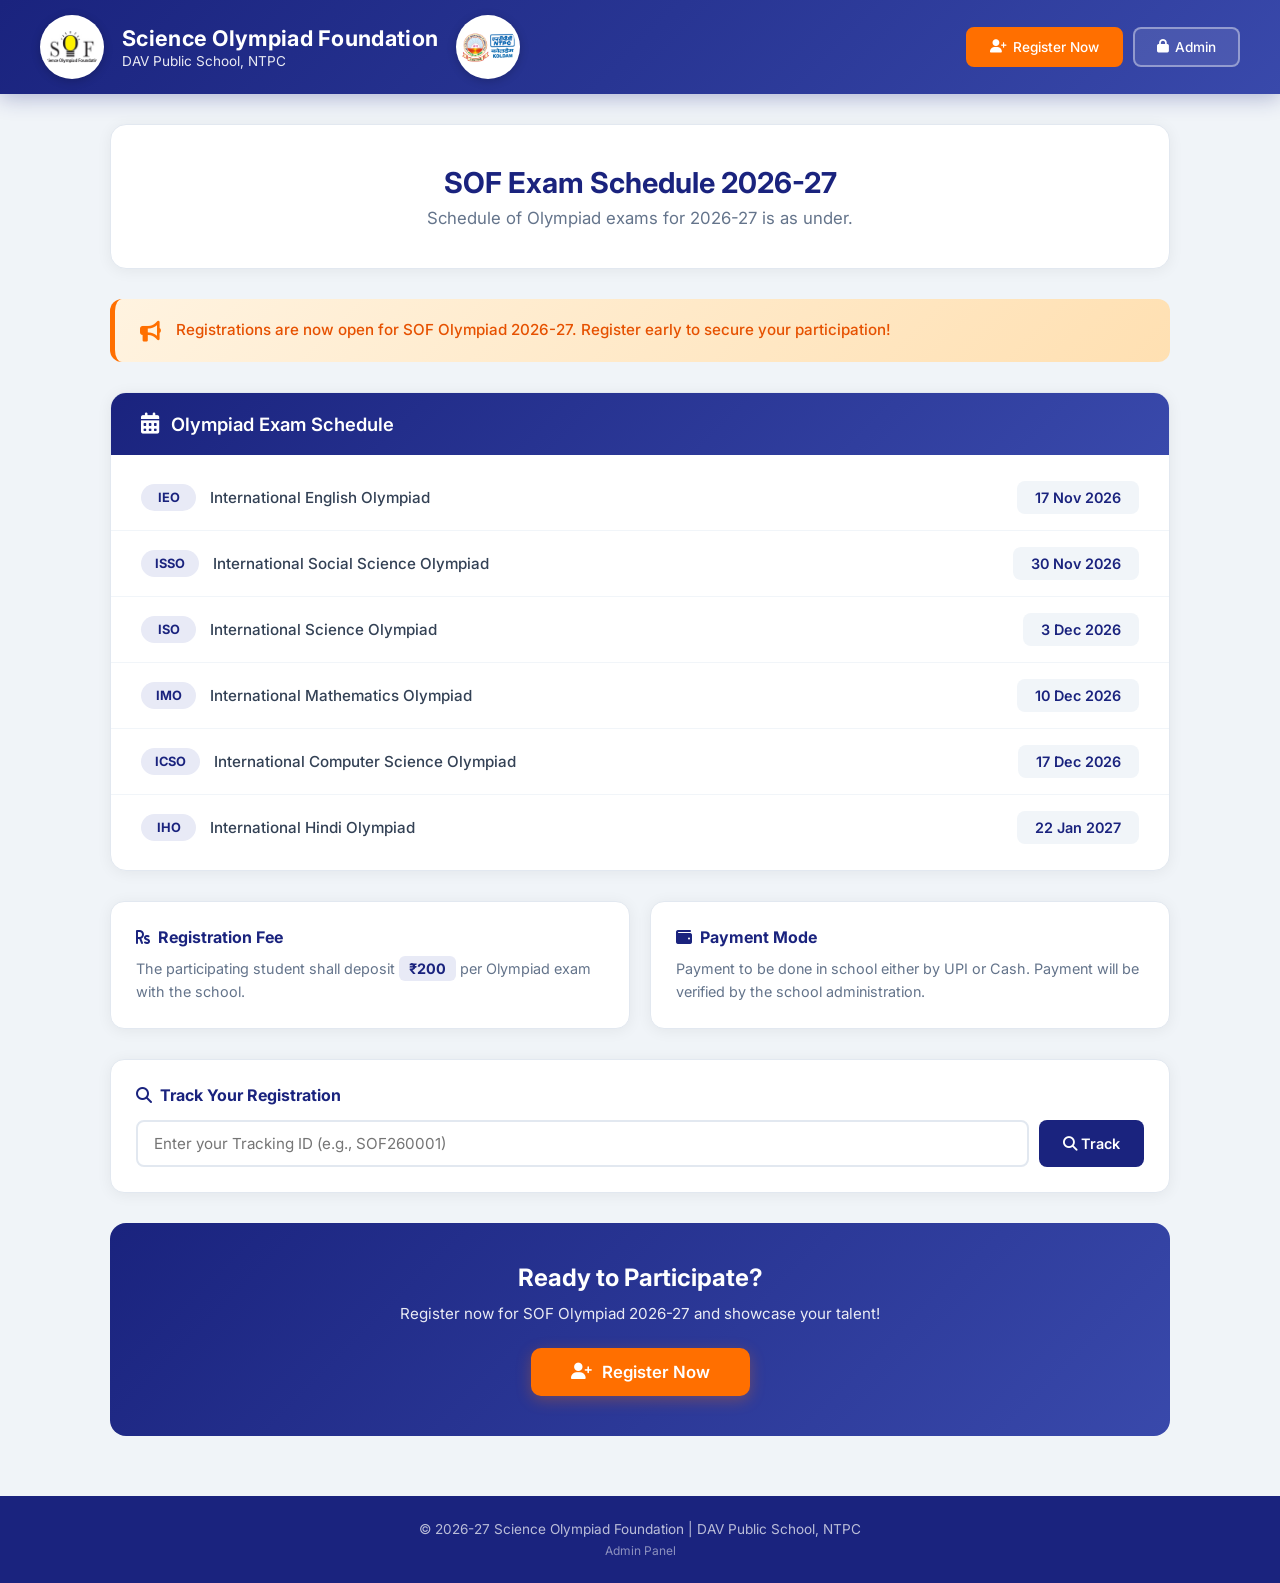
<file: index.html>
<!DOCTYPE html>
<html lang="en">
<head>
  <meta charset="UTF-8">
  <meta name="viewport" content="width=device-width, initial-scale=1.0">
  <title>SOF Olympiad 2026-27 | DAV NTPC</title>
  <link rel="stylesheet" href="css/style.css">
  <link rel="stylesheet" href="https://cdnjs.cloudflare.com/ajax/libs/font-awesome/6.4.0/css/all.min.css">
</head>
<body>

  <!-- Header -->
  <header class="header">
    <div class="header-top">
      <div class="logo-section">
        <img src="images/sof-logo.png" alt="SOF Logo"
             onerror="this.src='data:image/svg+xml,<svg xmlns=%22http://www.w3.org/2000/svg%22 width=%2264%22 height=%2264%22><rect fill=%22%23e8eaf6%22 width=%2264%22 height=%2264%22 rx=%2232%22/><text x=%2232%22 y=%2238%22 text-anchor=%22middle%22 fill=%22%231a237e%22 font-size=%2216%22 font-weight=%22bold%22 font-family=%22Arial%22>SOF</text></svg>'">
        <div class="header-text">
          <h1>Science Olympiad Foundation</h1>
          <p id="schoolNameHeader">DAV Public School, NTPC</p>
        </div>
        <img src="images/dav-logo.png" alt="DAV Logo"
             onerror="this.src='data:image/svg+xml,<svg xmlns=%22http://www.w3.org/2000/svg%22 width=%2264%22 height=%2264%22><rect fill=%22%23e8eaf6%22 width=%2264%22 height=%2264%22 rx=%2232%22/><text x=%2232%22 y=%2235%22 text-anchor=%22middle%22 fill=%22%231a237e%22 font-size=%2212%22 font-weight=%22bold%22 font-family=%22Arial%22>DAV</text><text x=%2232%22 y=%2250%22 text-anchor=%22middle%22 fill=%22%231a237e%22 font-size=%2210%22 font-family=%22Arial%22>NTPC</text></svg>'">
      </div>
      <div class="header-nav">
        <a class="nav-btn primary" href="register.html">
          <i class="fas fa-user-plus"></i> Register Now
        </a>
        <a class="nav-btn" href="admin.html">
          <i class="fas fa-lock"></i> Admin
        </a>
      </div>
    </div>
  </header>

  <div class="container">
    <div class="hero">
      <h2 id="heroTitle">SOF Exam Schedule 2026-27</h2>
      <p id="heroSubtitle">Schedule of Olympiad exams for 2026-27 is as under.</p>
    </div>

    <div class="announcement">
      <i class="fas fa-bullhorn"></i>
      <p id="announcementText">Registrations are now open for SOF Olympiad 2026-27. Register early to secure your participation!</p>
    </div>

    <div class="schedule-section">
      <div class="schedule-header">
        <i class="fas fa-calendar-alt"></i>
        <h3>Olympiad Exam Schedule</h3>
      </div>
      <div class="schedule-list">
        <div class="schedule-item">
          <div class="exam-info"><span class="exam-badge">IEO</span><span class="exam-name">International English Olympiad</span></div>
          <span class="exam-date" id="ieoDate">17 Nov 2026</span>
        </div>
        <div class="schedule-item">
          <div class="exam-info"><span class="exam-badge">ISSO</span><span class="exam-name">International Social Science Olympiad</span></div>
          <span class="exam-date" id="issoDate">30 Nov 2026</span>
        </div>
        <div class="schedule-item">
          <div class="exam-info"><span class="exam-badge">ISO</span><span class="exam-name">International Science Olympiad</span></div>
          <span class="exam-date" id="isoDate">3 Dec 2026</span>
        </div>
        <div class="schedule-item">
          <div class="exam-info"><span class="exam-badge">IMO</span><span class="exam-name">International Mathematics Olympiad</span></div>
          <span class="exam-date" id="imoDate">10 Dec 2026</span>
        </div>
        <div class="schedule-item">
          <div class="exam-info"><span class="exam-badge">ICSO</span><span class="exam-name">International Computer Science Olympiad</span></div>
          <span class="exam-date" id="icsoDate">17 Dec 2026</span>
        </div>
        <div class="schedule-item">
          <div class="exam-info"><span class="exam-badge">IHO</span><span class="exam-name">International Hindi Olympiad</span></div>
          <span class="exam-date" id="ihoDate">22 Jan 2027</span>
        </div>
      </div>
    </div>

    <div class="info-cards">
      <div class="info-card">
        <h4><i class="fas fa-rupee-sign"></i> Registration Fee</h4>
        <p id="feeNoteText">The participating student shall deposit <span class="fee-highlight">₹200</span> per Olympiad exam with the school.</p>
      </div>
      <div class="info-card">
        <h4><i class="fas fa-wallet"></i> Payment Mode</h4>
        <p id="paymentInstructionText">Payment to be done in school either by UPI or Cash. Payment will be verified by the school administration.</p>
      </div>
    </div>

    <!-- Track Registration with Receipt -->
    <div class="track-section">
      <h4><i class="fas fa-search"></i> Track Your Registration</h4>
      <div class="track-form">
        <input type="text" id="trackInput" placeholder="Enter your Tracking ID (e.g., SOF260001)">
        <button onclick="trackRegistration()" id="trackBtn"><i class="fas fa-search"></i> Track</button>
      </div>
      <div class="track-result" id="trackResult"></div>
    </div>

    <div class="cta-section">
      <h3>Ready to Participate?</h3>
      <p>Register now for SOF Olympiad 2026-27 and showcase your talent!</p>
      <a class="cta-btn" href="register.html"><i class="fas fa-user-plus"></i> Register Now</a>
    </div>
  </div>

  <footer class="footer">
    <p>© 2026-27 Science Olympiad Foundation | DAV Public School, NTPC</p>
    <p style="margin-top:5px"><a href="admin.html">Admin Panel</a></p>
  </footer>

  <!-- Receipt Modal (for student tracking) -->
  <div class="receipt-modal-overlay" id="studentReceiptModal">
    <div class="receipt-modal">
      <div class="receipt-modal-header">
        <h3><i class="fas fa-receipt"></i> Payment Receipt</h3>
        <button class="receipt-modal-close" onclick="document.getElementById('studentReceiptModal').classList.remove('show')">&times;</button>
      </div>
      <div class="receipt-modal-body" id="studentReceiptContent">
        <div style="text-align:center;padding:30px;"><div class="spinner"></div></div>
      </div>
      <div class="receipt-modal-footer">
        <button class="modal-btn secondary" onclick="document.getElementById('studentReceiptModal').classList.remove('show')">Close</button>
        <button class="modal-btn primary" onclick="printReceiptContent()"><i class="fas fa-print"></i> Print</button>
      </div>
    </div>
  </div>

  <script src="js/api.js"></script>
  <script>
    // Load dynamic content
    window.addEventListener('DOMContentLoaded', async function () {
      try {
        const c = await apiGet('getLandingContent');
        if (c) {
          if (c.title) document.getElementById('heroTitle').textContent = c.title;
          if (c.subtitle) document.getElementById('heroSubtitle').textContent = c.subtitle;
          if (c.IEO_date) document.getElementById('ieoDate').textContent = c.IEO_date;
          if (c.ISO_date) document.getElementById('isoDate').textContent = c.ISO_date;
          if (c.IMO_date) document.getElementById('imoDate').textContent = c.IMO_date;
          if (c.ICSO_date) document.getElementById('icsoDate').textContent = c.ICSO_date;
          if (c.ISSO_date) document.getElementById('issoDate').textContent = c.ISSO_date;
          if (c.IHO_date) document.getElementById('ihoDate').textContent = c.IHO_date;
          if (c.school_name) document.getElementById('schoolNameHeader').textContent = c.school_name;
          if (c.announcement) document.getElementById('announcementText').textContent = c.announcement;
          if (c.fee_note) document.getElementById('feeNoteText').innerHTML = c.fee_note.replace('₹200', '<span class="fee-highlight">₹200</span>');
          if (c.payment_instruction) document.getElementById('paymentInstructionText').textContent = c.payment_instruction;
        }
      } catch (e) {
        console.log('Using default content.');
      }
    });

    async function trackRegistration() {
      const trackingId = document.getElementById('trackInput').value.trim().toUpperCase();
      const resultDiv = document.getElementById('trackResult');

      if (!trackingId) {
        resultDiv.className = 'track-result show error';
        resultDiv.innerHTML = '<i class="fas fa-exclamation-circle"></i> Please enter a Tracking ID.';
        return;
      }

      resultDiv.className = 'track-result show loading';
      resultDiv.innerHTML = '<div class="spinner"></div><p style="margin-top:8px;color:#64748b;">Searching...</p>';

      try {
        const result = await apiGet('getStudentByTrackingId', { trackingId: trackingId });

        if (result.success) {
          const s = result.student;
          const isVerified = s.paymentVerified === 'Yes';
          const statusHTML = isVerified
            ? '<span class="track-status verified">✅ Payment Verified</span>'
            : '<span class="track-status pending">⏳ Payment Pending</span>';

          let actionsHTML = '';
          if (isVerified) {
            actionsHTML = `
              <div class="track-actions">
                <button class="track-btn receipt-btn" onclick="viewStudentReceipt('${s.trackingId}')">
                  <i class="fas fa-receipt"></i> View Receipt
                </button>
                <button class="track-btn print-btn" onclick="downloadStudentReceipt('${s.trackingId}')">
                  <i class="fas fa-download"></i> Download / Print
                </button>
              </div>
            `;
          } else {
            actionsHTML = `
              <div class="track-actions">
                <p style="color:#92400e;font-size:0.85rem;">
                  <i class="fas fa-info-circle"></i>
                  Receipt will be available once payment is verified by the school.
                  Please submit your payment at the school.
                </p>
              </div>
            `;
          }

          resultDiv.className = 'track-result show success';
          resultDiv.innerHTML = `
            <div class="track-info-grid">
              <div><strong>Name:</strong> ${s.studentName}</div>
              <div><strong>Class:</strong> ${s.className} - ${s.section}</div>
              <div><strong>Tracking ID:</strong> <strong style="color:#1a237e;">${s.trackingId}</strong></div>
              <div><strong>Registered:</strong> ${s.regDate}</div>
              <div><strong>Olympiads:</strong> ${s.olympiads.join(', ')}</div>
              <div><strong>Total Fee:</strong> ₹${s.totalAmount}</div>
              <div><strong>Payment Mode:</strong> ${s.paymentMode}</div>
              <div><strong>Status:</strong> ${statusHTML}</div>
            </div>
            ${actionsHTML}
          `;
        } else {
          resultDiv.className = 'track-result show error';
          resultDiv.innerHTML = '<i class="fas fa-exclamation-circle"></i> ' + result.message;
        }
      } catch (e) {
        resultDiv.className = 'track-result show error';
        resultDiv.innerHTML = '<i class="fas fa-exclamation-circle"></i> Error connecting to server. Please try again.';
      }
    }

    async function viewStudentReceipt(trackingId) {
      const modal = document.getElementById('studentReceiptModal');
      const content = document.getElementById('studentReceiptContent');
      content.innerHTML = '<div style="text-align:center;padding:30px;"><div class="spinner"></div><p style="margin-top:10px;color:#64748b;">Generating receipt...</p></div>';
      modal.classList.add('show');

      try {
        const result = await apiGet('getReceiptByTrackingId', { trackingId: trackingId });
        if (result.success) {
          content.innerHTML = buildReceiptHTML(result.receipt);
        } else {
          content.innerHTML = '<p style="color:#ef4444;text-align:center;padding:20px;"><i class="fas fa-exclamation-triangle"></i> ' + result.message + '</p>';
        }
      } catch (e) {
        content.innerHTML = '<p style="color:#ef4444;text-align:center;padding:20px;">Error loading receipt.</p>';
      }
    }

    async function downloadStudentReceipt(trackingId) {
      try {
        const result = await apiGet('getReceiptByTrackingId', { trackingId: trackingId });
        if (result.success) {
          // Put receipt in modal then print
          document.getElementById('studentReceiptContent').innerHTML = buildReceiptHTML(result.receipt);
          document.getElementById('studentReceiptModal').classList.add('show');
          setTimeout(() => { printReceiptContent(); }, 500);
        } else {
          alert(result.message);
        }
      } catch (e) {
        alert('Error generating receipt.');
      }
    }
  </script>
</body>
</html>
</file>
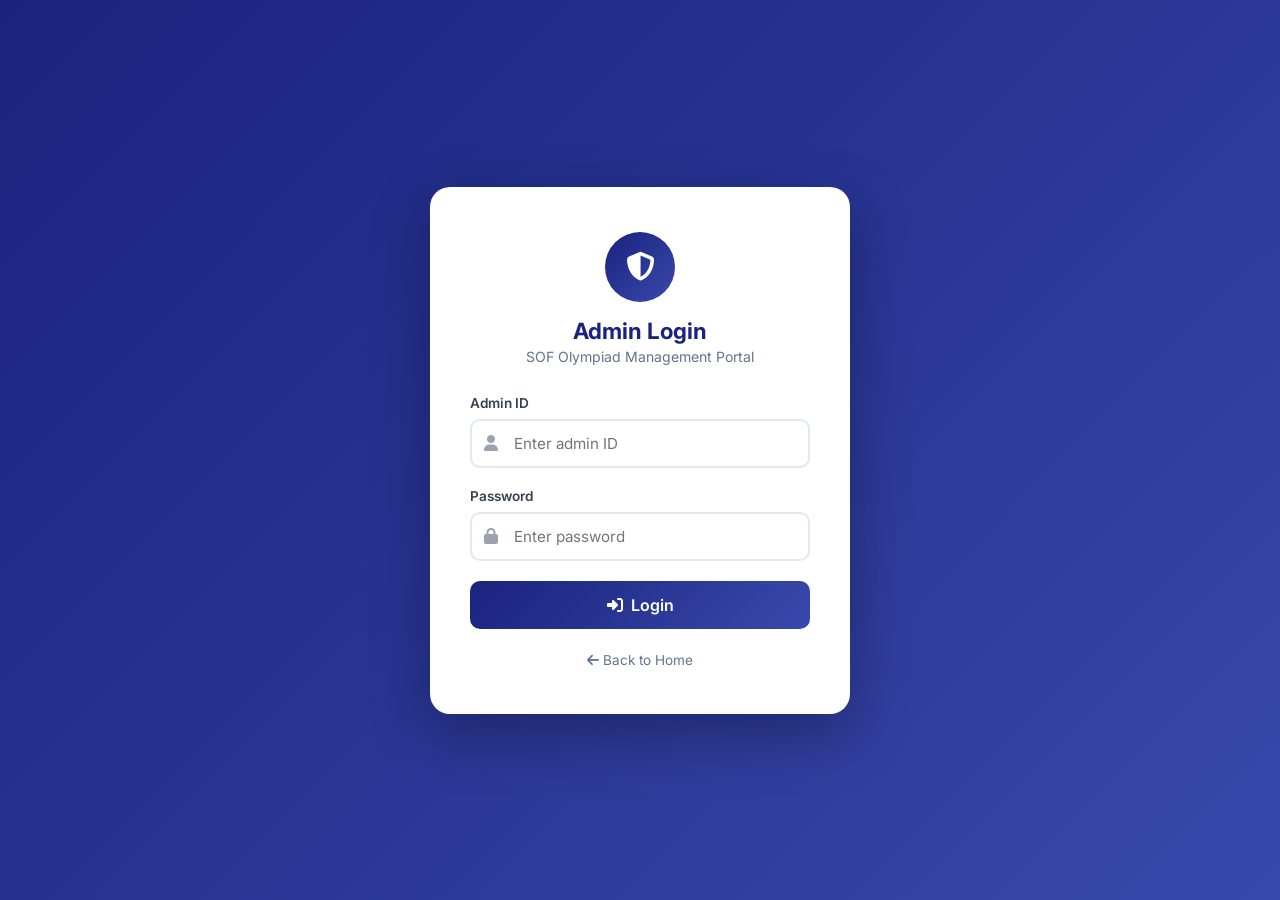
<file: admin.html>
<!DOCTYPE html>
<html lang="en">
<head>
  <meta charset="UTF-8">
  <meta name="viewport" content="width=device-width, initial-scale=1.0">
  <title>SOF Admin Login</title>
  <link rel="stylesheet" href="css/style.css">
  <link rel="stylesheet" href="https://cdnjs.cloudflare.com/ajax/libs/font-awesome/6.4.0/css/all.min.css">
  <style>
    body{background:linear-gradient(135deg,#1a237e,#283593,#3949ab);display:flex;align-items:center;justify-content:center;padding:20px;}
    .lc{background:white;border-radius:20px;padding:45px 40px;max-width:420px;width:100%;box-shadow:0 20px 60px rgba(0,0,0,0.3);}
    .lc .top{text-align:center;margin-bottom:30px;}
    .lc .top .ic{width:70px;height:70px;background:linear-gradient(135deg,#1a237e,#3949ab);border-radius:50%;display:flex;align-items:center;justify-content:center;margin:0 auto 15px;}
    .lc .top .ic i{font-size:1.8rem;color:white;}
    .lc .top h2{color:#1a237e;font-size:1.4rem;}
    .lc .top p{color:#64748b;font-size:0.88rem;margin-top:4px;}
    .fg{margin-bottom:20px;}
    .fg label{display:block;font-weight:600;font-size:0.85rem;color:#374151;margin-bottom:8px;}
    .iw{position:relative;}.iw i{position:absolute;left:14px;top:50%;transform:translateY(-50%);color:#9ca3af;}
    .iw input{width:100%;padding:13px 16px 13px 42px;border:2px solid #e2e8f0;border-radius:10px;font-size:0.95rem;font-family:'Inter',sans-serif;outline:none;transition:all 0.3s;}
    .iw input:focus{border-color:#3949ab;box-shadow:0 0 0 3px rgba(57,73,171,0.1);}
    .lb{width:100%;padding:14px;background:linear-gradient(135deg,#1a237e,#3949ab);color:white;border:none;border-radius:10px;font-size:1rem;font-weight:600;cursor:pointer;font-family:'Inter',sans-serif;display:flex;align-items:center;justify-content:center;gap:8px;margin-top:10px;transition:all 0.3s;}
    .lb:hover{transform:translateY(-2px);box-shadow:0 6px 20px rgba(26,35,126,0.3);}
    .em{background:#fce4ec;color:#c62828;padding:12px;border-radius:8px;font-size:0.85rem;text-align:center;margin-bottom:15px;display:none;}
    .bl{text-align:center;margin-top:20px;}.bl a{color:#64748b;text-decoration:none;font-size:0.85rem;}.bl a:hover{color:#1a237e;}
  </style>
</head>
<body>
  <div class="lc">
    <div class="top"><div class="ic"><i class="fas fa-shield-alt"></i></div><h2>Admin Login</h2><p>SOF Olympiad Management Portal</p></div>
    <div class="em" id="errMsg">Invalid credentials. Please try again.</div>
    <form onsubmit="login(event)">
      <div class="fg"><label>Admin ID</label><div class="iw"><i class="fas fa-user"></i><input type="text" id="adminId" placeholder="Enter admin ID" required></div></div>
      <div class="fg"><label>Password</label><div class="iw"><i class="fas fa-lock"></i><input type="password" id="adminPw" placeholder="Enter password" required></div></div>
      <button type="submit" class="lb" id="loginBtn"><i class="fas fa-sign-in-alt"></i> Login</button>
    </form>
    <div class="bl"><a href="index.html"><i class="fas fa-arrow-left"></i> Back to Home</a></div>
  </div>
  <script src="js/api.js"></script>
  <script>
    if (checkAdminSession()) { window.location.href = 'dashboard.html'; }
    async function login(e) {
      e.preventDefault();
      var id = document.getElementById('adminId').value.trim();
      var pw = document.getElementById('adminPw').value;
      var btn = document.getElementById('loginBtn');
      btn.disabled = true; btn.innerHTML = '<div class="spinner white"></div> Verifying...';
      document.getElementById('errMsg').style.display = 'none';
      try {
        var r = await apiPost('verifyAdmin', { id: id, password: pw });
        if (r.success) { setAdminSession(); window.location.href = 'dashboard.html'; }
        else { document.getElementById('errMsg').style.display = 'block'; btn.disabled = false; btn.innerHTML = '<i class="fas fa-sign-in-alt"></i> Login'; }
      } catch (er) { alert('Server error.'); btn.disabled = false; btn.innerHTML = '<i class="fas fa-sign-in-alt"></i> Login'; }
    }
  </script>
</body>
</html>
</file>
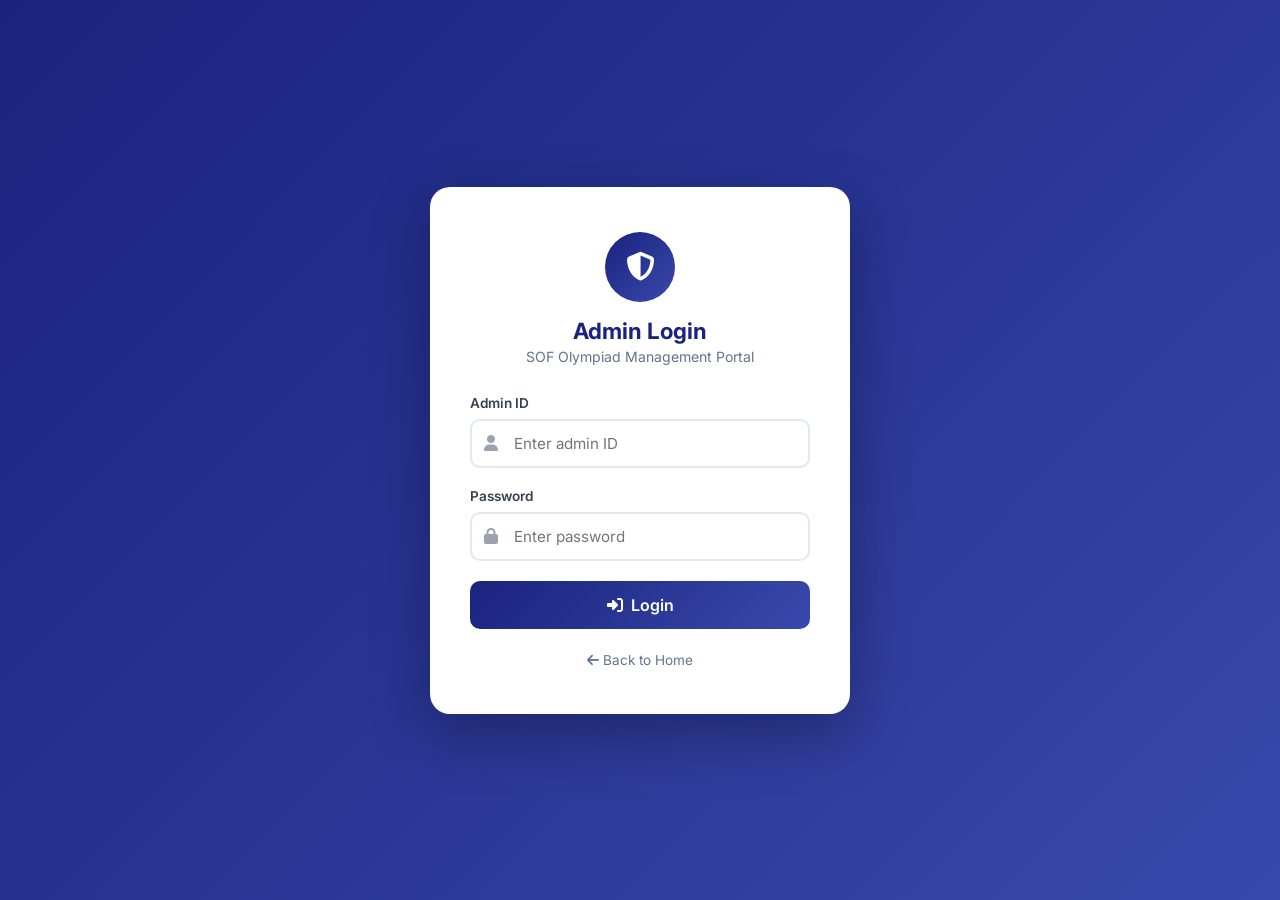
<file: dashboard.html>
<!DOCTYPE html>
<html lang="en">
<head>
  <meta charset="UTF-8">
  <meta name="viewport" content="width=device-width, initial-scale=1.0">
  <title>SOF Admin Dashboard</title>
  <link rel="stylesheet" href="css/style.css">
  <link rel="stylesheet" href="https://cdnjs.cloudflare.com/ajax/libs/font-awesome/6.4.0/css/all.min.css">
  <style>
    .sb{position:fixed;left:0;top:0;width:250px;height:100vh;background:linear-gradient(180deg,#1a237e,#283593);color:white;z-index:100;overflow-y:auto;transition:transform 0.3s;}
    .sb-h{padding:25px 20px;border-bottom:1px solid rgba(255,255,255,0.1);text-align:center;}.sb-h h3{font-size:1rem;}.sb-h p{font-size:0.75rem;opacity:0.7;margin-top:3px;}
    .sb-n{padding:15px 0;}.ni{display:flex;align-items:center;gap:12px;padding:13px 25px;color:rgba(255,255,255,0.7);cursor:pointer;transition:all 0.3s;font-size:0.9rem;font-weight:500;border-left:3px solid transparent;}
    .ni:hover{background:rgba(255,255,255,0.1);color:white;}.ni.active{background:rgba(255,255,255,0.15);color:white;border-left-color:#ff6f00;}
    .ni i{width:20px;text-align:center;}.nd{height:1px;background:rgba(255,255,255,0.1);margin:10px 20px;}
    .mc{margin-left:250px;min-height:100vh;}
    .tb{background:white;padding:15px 30px;display:flex;align-items:center;justify-content:space-between;box-shadow:0 2px 10px rgba(0,0,0,0.05);position:sticky;top:0;z-index:50;flex-wrap:wrap;gap:10px;}
    .tb h2{font-size:1.15rem;color:#1a237e;}.tba{display:flex;gap:10px;}
    .tbtn{padding:8px 16px;border:2px solid #e2e8f0;background:white;border-radius:8px;cursor:pointer;font-size:0.82rem;font-weight:500;color:#374151;font-family:'Inter',sans-serif;display:inline-flex;align-items:center;gap:6px;transition:all 0.3s;}
    .tbtn:hover{border-color:#3949ab;color:#1a237e;}.tbtn.danger{color:#ef4444;border-color:#fecaca;}.tbtn.danger:hover{background:#fef2f2;}
    .ca{padding:25px 30px;}.tc{display:none;}.tc.active{display:block;}
    .sg{display:grid;grid-template-columns:repeat(4,1fr);gap:18px;margin-bottom:25px;}
    .sc{background:white;border-radius:14px;padding:22px;box-shadow:0 2px 10px rgba(0,0,0,0.04);border:1px solid #e2e8f0;}
    .sc .si{width:42px;height:42px;border-radius:10px;display:flex;align-items:center;justify-content:center;margin-bottom:12px;font-size:1.1rem;}
    .sc .sv{font-size:1.6rem;font-weight:700;color:#1a237e;}.sc .sl{font-size:0.8rem;color:#64748b;margin-top:3px;}
    .tbc{background:white;border-radius:14px;overflow:hidden;box-shadow:0 2px 10px rgba(0,0,0,0.04);border:1px solid #e2e8f0;}
    .tbch{padding:18px 22px;display:flex;align-items:center;justify-content:space-between;border-bottom:1px solid #e2e8f0;flex-wrap:wrap;gap:10px;}.tbch h3{font-size:1rem;color:#1a237e;}
    .sbox{display:flex;align-items:center;gap:8px;flex-wrap:wrap;}
    .sbox input{padding:8px 14px;border:2px solid #e2e8f0;border-radius:8px;font-size:0.85rem;outline:none;font-family:'Inter',sans-serif;width:220px;}.sbox input:focus{border-color:#3949ab;}
    .fsel{padding:8px 12px;border:2px solid #e2e8f0;border-radius:8px;font-size:0.85rem;outline:none;font-family:'Inter',sans-serif;}
    .dt{width:100%;border-collapse:collapse;font-size:0.85rem;}
    .dt th{background:#f8fafc;padding:12px 14px;text-align:left;font-weight:600;color:#475569;border-bottom:2px solid #e2e8f0;white-space:nowrap;font-size:0.78rem;text-transform:uppercase;letter-spacing:0.5px;}
    .dt td{padding:12px 14px;border-bottom:1px solid #f1f5f9;vertical-align:middle;}.dt tr:hover{background:#fafbff;}
    .bg{display:inline-block;padding:4px 10px;border-radius:20px;font-size:0.72rem;font-weight:600;}
    .bg.v{background:#e8f5e9;color:#2e7d32;}.bg.p{background:#fff3e0;color:#e65100;}.bg.o{background:#e8eaf6;color:#1a237e;margin:1px;}
    .utr-tag{display:inline-block;margin-top:3px;font-size:0.72rem;background:#f1f5f9;color:#334155;padding:2px 7px;border-radius:4px;font-family:monospace;border:1px solid #cbd5e1;}
    .ab{padding:5px 10px;border:1px solid #e2e8f0;background:white;border-radius:6px;cursor:pointer;font-size:0.75rem;transition:all 0.2s;margin:1px;font-family:'Inter',sans-serif;}
    .ab.vf{color:#2e7d32;border-color:#a5d6a7;}.ab.vf:hover{background:#e8f5e9;}.ab.ed{color:#1565c0;border-color:#90caf9;}.ab.ed:hover{background:#e3f2fd;}
    .ab.rc{color:#6a1b9a;border-color:#ce93d8;}.ab.rc:hover{background:#f3e5f5;}.ab.dl{color:#c62828;border-color:#ef9a9a;}.ab.dl:hover{background:#fce4ec;}
    .ab.uv{color:#e65100;border-color:#ffcc80;}.ab.uv:hover{background:#fff3e0;}.ts{overflow-x:auto;}
    .nd2{text-align:center;padding:50px 20px;color:#94a3b8;}.nd2 i{font-size:3rem;margin-bottom:15px;display:block;}.lc2{text-align:center;padding:40px;}
    .dm{background:white;border-radius:16px;max-width:600px;width:95%;max-height:90vh;overflow-y:auto;animation:slideUp 0.3s ease;text-align:left;}
    .mh{padding:20px 25px;border-bottom:1px solid #e2e8f0;display:flex;align-items:center;justify-content:space-between;}.mh h3{color:#1a237e;font-size:1.1rem;}
    .mx{width:32px;height:32px;border:none;background:#f1f5f9;border-radius:8px;cursor:pointer;font-size:1rem;color:#64748b;display:flex;align-items:center;justify-content:center;}.mx:hover{background:#e2e8f0;}
    .mb{padding:25px;}.mf{padding:15px 25px;border-top:1px solid #e2e8f0;display:flex;justify-content:flex-end;gap:10px;}
    .mfg{margin-bottom:16px;}.mfg label{display:block;font-weight:600;font-size:0.82rem;color:#374151;margin-bottom:6px;}
    .mfg input,.mfg select{width:100%;padding:10px 14px;border:2px solid #e2e8f0;border-radius:8px;font-size:0.9rem;font-family:'Inter',sans-serif;outline:none;}.mfg input:focus,.mfg select:focus{border-color:#3949ab;}
    .mfr{display:grid;grid-template-columns:1fr 1fr;gap:12px;}
    .mcg{display:flex;flex-wrap:wrap;gap:10px;}.mci{display:flex;align-items:center;gap:5px;font-size:0.85rem;}.mci input{width:16px;height:16px;accent-color:#1a237e;}
    .cg{display:grid;grid-template-columns:repeat(auto-fill,minmax(180px,1fr));gap:12px;}
    .cc{background:#f8fafc;border:2px solid #e2e8f0;border-radius:10px;padding:16px;display:flex;flex-direction:column;gap:8px;}
    .cc.ac{border-color:#a5d6a7;background:#f1f8f1;}.cc.ia{border-color:#ef9a9a;background:#fef2f2;opacity:0.7;}
    .cc .ct{font-weight:700;color:#1a237e;}.cc .cs{font-size:0.82rem;color:#64748b;}.cc .cca{display:flex;gap:6px;margin-top:5px;}
    .ce{background:white;border-radius:14px;padding:25px;box-shadow:0 2px 10px rgba(0,0,0,0.04);border:1px solid #e2e8f0;margin-bottom:25px;}
    .eg{margin-bottom:18px;}.ce label{display:block;font-weight:600;font-size:0.82rem;color:#374151;margin-bottom:6px;}
    .ce input,.ce textarea{width:100%;padding:10px 14px;border:2px solid #e2e8f0;border-radius:8px;font-size:0.9rem;font-family:'Inter',sans-serif;outline:none;}
    .ce textarea{height:80px;resize:vertical;}.ce input:focus,.ce textarea:focus{border-color:#3949ab;}
    .svb{padding:12px 30px;background:linear-gradient(135deg,#1a237e,#3949ab);color:white;border:none;border-radius:10px;font-size:0.95rem;font-weight:600;cursor:pointer;font-family:'Inter',sans-serif;display:inline-flex;align-items:center;gap:8px;}.svb:hover{box-shadow:0 4px 15px rgba(26,35,126,0.3);}
    .qr-admin-box{display:flex;align-items:center;gap:25px;flex-wrap:wrap;background:#f8fafc;padding:20px;border-radius:12px;border:2px dashed #cbd5e1;}
    .qr-preview{width:160px;height:160px;background:white;border:1px solid #e2e8f0;border-radius:10px;display:flex;align-items:center;justify-content:center;overflow:hidden;flex-shrink:0;}
    .qr-preview img{max-width:100%;max-height:100%;object-fit:contain;}
    .sbt{display:none;position:fixed;bottom:20px;left:20px;width:50px;height:50px;background:#1a237e;color:white;border:none;border-radius:50%;font-size:1.2rem;cursor:pointer;z-index:150;box-shadow:0 4px 15px rgba(26,35,126,0.4);align-items:center;justify-content:center;}
    @media(max-width:900px){.sb{transform:translateX(-100%);}.sb.open{transform:translateX(0);}.mc{margin-left:0;}.sbt{display:flex;}.sg{grid-template-columns:1fr 1fr;}}
    @media(max-width:600px){.sg{grid-template-columns:1fr;}.ca{padding:15px;}.tb{padding:12px 15px;}}
  </style>
</head>
<body>
  <aside class="sb" id="sidebar">
    <div class="sb-h"><h3>SOF Admin Panel</h3><p>Olympiad Management</p></div>
    <nav class="sb-n">
      <div class="ni active" onclick="swTab('dashboard')" data-tab="dashboard"><i class="fas fa-chart-bar"></i> Dashboard</div>
      <div class="ni" onclick="swTab('registrations')" data-tab="registrations"><i class="fas fa-users"></i> Registrations</div>
      <div class="ni" onclick="swTab('classes')" data-tab="classes"><i class="fas fa-school"></i> Classes &amp; Sections</div>
      <div class="nd"></div>
      <div class="ni" onclick="swTab('landing')" data-tab="landing"><i class="fas fa-edit"></i> Edit Landing &amp; QR</div>
      <div class="nd"></div>
      <div class="ni" onclick="window.open('index.html','_blank')"><i class="fas fa-globe"></i> View Website</div>
      <div class="ni" onclick="logout()" style="color:#ef9a9a;"><i class="fas fa-sign-out-alt"></i> Logout</div>
    </nav>
  </aside>
  <button class="sbt" onclick="document.getElementById('sidebar').classList.toggle('open')"><i class="fas fa-bars"></i></button>

  <div class="mc">
    <div class="tb"><h2 id="pgTitle">Dashboard</h2><div class="tba"><button class="tbtn" onclick="refreshData()"><i class="fas fa-sync-alt"></i> Refresh</button><button class="tbtn danger" onclick="logout()"><i class="fas fa-sign-out-alt"></i> Logout</button></div></div>
    <div class="ca">
      <div class="tc active" id="tab-dashboard">
        <div class="sg">
          <div class="sc"><div class="si" style="background:#e8eaf6;color:#1a237e;"><i class="fas fa-users"></i></div><div class="sv" id="sT">-</div><div class="sl">Total Registrations</div></div>
          <div class="sc"><div class="si" style="background:#e8f5e9;color:#2e7d32;"><i class="fas fa-check-circle"></i></div><div class="sv" id="sV">-</div><div class="sl">Payment Verified</div></div>
          <div class="sc"><div class="si" style="background:#fff3e0;color:#e65100;"><i class="fas fa-clock"></i></div><div class="sv" id="sP">-</div><div class="sl">Pending</div></div>
          <div class="sc"><div class="si" style="background:#f3e5f5;color:#6a1b9a;"><i class="fas fa-rupee-sign"></i></div><div class="sv" id="sR">-</div><div class="sl">Revenue</div></div>
        </div>
        <div class="tbc"><div class="tbch"><h3><i class="fas fa-chart-pie" style="margin-right:8px;color:#1a237e;"></i>Olympiad-wise</h3></div><div style="padding:20px;" id="oSC"><div class="lc2"><div class="spinner"></div></div></div></div>
      </div>

      <div class="tc" id="tab-registrations">
        <div class="tbc">
          <div class="tbch"><h3><i class="fas fa-list" style="margin-right:8px;color:#1a237e;"></i>All Registrations</h3><div class="sbox"><input type="text" id="searchIn" placeholder="Search name, ID or UTR..." oninput="filterTbl()"><select class="fsel" id="filterSt" onchange="filterTbl()"><option value="all">All</option><option value="verified">Verified</option><option value="pending">Pending</option></select></div></div>
          <div class="ts"><table class="dt"><thead><tr><th>Tracking ID</th><th>Student</th><th>Class</th><th>Mobile</th><th>Olympiads</th><th>Payment / UTR</th><th>Status</th><th>Actions</th></tr></thead><tbody id="rtb"><tr><td colspan="8" class="nd2"><div class="spinner"></div><br>Loading...</td></tr></tbody></table></div>
        </div>
      </div>

      <div class="tc" id="tab-classes">
        <div class="tbc"><div class="tbch"><h3><i class="fas fa-school" style="margin-right:8px;color:#1a237e;"></i>Classes</h3><button class="tbtn" onclick="showACM()"><i class="fas fa-plus"></i> Add</button></div><div style="padding:20px;"><div class="cg" id="cGrid"><div class="lc2"><div class="spinner"></div></div></div></div></div>
      </div>

      <div class="tc" id="tab-landing">
        <!-- UPI Payment QR Code Upload Card (Google Drive) -->
        <div class="ce">
          <h3 style="color:#1a237e;margin-bottom:8px;"><i class="fas fa-qrcode" style="margin-right:8px;"></i>UPI Payment QR Code (Stored in Google Drive)</h3>
          <p style="color:#64748b;font-size:0.85rem;margin-bottom:18px;">Upload or update the school's UPI QR Code image. It will be saved automatically in your Google Drive and shown to students selecting UPI payment.</p>
          <div class="qr-admin-box">
            <div class="qr-preview" id="adminQrPreview">
              <span style="font-size:0.78rem;color:#94a3b8;text-align:center;padding:10px;">No QR Uploaded</span>
            </div>
            <div style="flex:1;min-width:240px;">
              <div class="eg" style="margin-bottom:12px;">
                <label>Select New QR Code Image (PNG / JPG)</label>
                <input type="file" id="qrFileInput" accept="image/*" onchange="previewSelectedQR(this)">
              </div>
              <button class="svb" type="button" onclick="uploadQR()" id="upQrBtn">
                <i class="fab fa-google-drive"></i> Upload &amp; Save QR to Google Drive
              </button>
            </div>
          </div>
        </div>

        <!-- Landing Page Content Editor -->
        <div class="ce">
          <h3 style="color:#1a237e;margin-bottom:20px;"><i class="fas fa-edit" style="margin-right:8px;"></i>Edit Landing Page Content</h3>
          <div class="eg"><label>Title</label><input type="text" id="eT"></div>
          <div class="eg"><label>Subtitle</label><input type="text" id="eSt"></div>
          <div class="eg"><label>School Name</label><input type="text" id="eSn"></div>
          <div class="eg"><label>Announcement</label><textarea id="eAn"></textarea></div>
          <h4 style="color:#374151;margin:20px 0 15px;">Exam Dates</h4>
          <div style="display:grid;grid-template-columns:1fr 1fr;gap:12px;">
            <div class="eg"><label>IEO</label><input type="text" id="eIEO"></div><div class="eg"><label>ISO</label><input type="text" id="eISO"></div>
            <div class="eg"><label>IMO</label><input type="text" id="eIMO"></div><div class="eg"><label>ICSO</label><input type="text" id="eICSO"></div>
            <div class="eg"><label>ISSO</label><input type="text" id="eISSO"></div><div class="eg"><label>IHO</label><input type="text" id="eIHO"></div>
          </div>
          <div class="eg" style="margin-top:15px;"><label>Fee Note</label><textarea id="eFN"></textarea></div>
          <div class="eg"><label>Payment Instruction</label><textarea id="ePI"></textarea></div>
          <button class="svb" onclick="saveLC()" id="slcBtn"><i class="fas fa-save"></i> Save Changes</button>
        </div>
      </div>
    </div>
  </div>

  <!-- Edit Student -->
  <div class="modal-overlay" id="editM">
    <div class="dm">
      <div class="mh"><h3><i class="fas fa-user-edit" style="margin-right:8px;"></i>Edit Student</h3><button class="mx" onclick="clM('editM')">&times;</button></div>
      <div class="mb">
        <input type="hidden" id="eTID">
        <div class="mfg"><label>Name</label><input type="text" id="eSN"></div>
        <div class="mfr">
          <div class="mfg"><label>Class</label><select id="eCN" onchange="oECC()"></select></div>
          <div class="mfg"><label>Section</label><select id="eSC"></select></div>
        </div>
        <div class="mfg"><label>Mobile</label><input type="text" id="eMB"></div>
        <div class="mfg">
          <label>Olympiads</label>
          <div class="mcg">
            <div class="mci"><input type="checkbox" id="eIEO2"><label>IEO</label></div>
            <div class="mci"><input type="checkbox" id="eISO2"><label>ISO</label></div>
            <div class="mci"><input type="checkbox" id="eIMO2"><label>IMO</label></div>
            <div class="mci"><input type="checkbox" id="eICSO2"><label>ICSO</label></div>
            <div class="mci"><input type="checkbox" id="eISSO2"><label>ISSO</label></div>
            <div class="mci"><input type="checkbox" id="eIHO2"><label>IHO</label></div>
          </div>
        </div>
        <div class="mfr">
          <div class="mfg">
            <label>Payment Mode</label>
            <select id="ePM" onchange="toggleEditUTR()">
              <option value="UPI">UPI</option>
              <option value="Cash">Cash</option>
            </select>
          </div>
          <div class="mfg" id="eUTRGroup">
            <label>UTR / Transaction No.</label>
            <input type="text" id="eUTR" placeholder="Enter UTR No.">
          </div>
        </div>
      </div>
      <div class="mf"><button class="modal-btn secondary" onclick="clM('editM')">Cancel</button><button class="modal-btn primary" onclick="saveSE()" id="seBtn">Save</button></div>
    </div>
  </div>

  <!-- Add Class -->
  <div class="modal-overlay" id="acM"><div class="dm" style="max-width:400px;"><div class="mh"><h3><i class="fas fa-plus-circle" style="margin-right:8px;"></i>Add Class</h3><button class="mx" onclick="clM('acM')">&times;</button></div><div class="mb"><div class="mfg"><label>Class</label><input type="text" id="nCN" placeholder="e.g. 5"></div><div class="mfg"><label>Sections</label><input type="text" id="nCS" value="A" placeholder="A,B,C"></div></div><div class="mf"><button class="modal-btn secondary" onclick="clM('acM')">Cancel</button><button class="modal-btn primary" onclick="addNC()">Add</button></div></div></div>
  <!-- Edit Class -->
  <div class="modal-overlay" id="ecM"><div class="dm" style="max-width:400px;"><div class="mh"><h3><i class="fas fa-edit" style="margin-right:8px;"></i>Edit Class</h3><button class="mx" onclick="clM('ecM')">&times;</button></div><div class="mb"><input type="hidden" id="ecON"><div class="mfg"><label>Class</label><input type="text" id="ecDN" disabled style="background:#f1f5f9;"></div><div class="mfg"><label>Sections</label><input type="text" id="ecSC"></div><div class="mfg"><label>Status</label><select id="ecAC"><option value="Yes">Active</option><option value="No">Inactive</option></select></div></div><div class="mf"><button class="modal-btn secondary" onclick="clM('ecM')">Cancel</button><button class="modal-btn primary" onclick="saveCE()">Save</button></div></div></div>
  <!-- Receipt Modal -->
  <div class="receipt-modal-overlay" id="rcM"><div class="receipt-modal"><div class="receipt-modal-header"><h3><i class="fas fa-receipt"></i> Receipt</h3><button class="receipt-modal-close" onclick="clM('rcM')">&times;</button></div><div class="receipt-modal-body" id="rcC"><div class="lc2"><div class="spinner"></div></div></div><div class="receipt-modal-footer"><button class="modal-btn secondary" onclick="clM('rcM')">Close</button><button class="modal-btn primary" onclick="printReceiptContent()"><i class="fas fa-print"></i> Print</button></div></div></div>

  <script src="js/api.js"></script>
  <script>
    var allRegs=[],allCls=[];
    if(!checkAdminSession()){window.location.href='admin.html';}
    window.addEventListener('DOMContentLoaded',function(){loadAll();});

    function swTab(t){document.querySelectorAll('.tc').forEach(function(e){e.classList.remove('active');});document.querySelectorAll('.ni').forEach(function(e){e.classList.remove('active');});document.getElementById('tab-'+t).classList.add('active');document.querySelector('[data-tab="'+t+'"]').classList.add('active');var titles={dashboard:'Dashboard',registrations:'Registrations',classes:'Classes & Sections',landing:'Edit Landing & QR Code'};document.getElementById('pgTitle').textContent=titles[t]||'Dashboard';if(t==='landing')loadLC();document.getElementById('sidebar').classList.remove('open');}
    function clM(id){document.getElementById(id).classList.remove('show');}
    function logout(){clearAdminSession();window.location.href='admin.html';}
    function refreshData(){showToast('Refreshing...');loadAll();}

    async function loadAll(){
      try{var st=await apiGet('getDashboardStats');document.getElementById('sT').textContent=st.total;document.getElementById('sV').textContent=st.verified;document.getElementById('sP').textContent=st.pending;document.getElementById('sR').textContent='₹'+st.totalRevenue.toLocaleString();var oc=st.olympiadCounts;document.getElementById('oSC').innerHTML='<div style="display:grid;grid-template-columns:repeat(auto-fill,minmax(130px,1fr));gap:12px;">'+['IEO','ISO','IMO','ICSO','ISSO','IHO'].map(function(o){return'<div style="text-align:center;padding:15px;background:#e8eaf6;border-radius:10px;"><div style="font-size:1.5rem;font-weight:700;color:#1a237e;">'+oc[o]+'</div><div style="font-size:0.8rem;color:#64748b;">'+o+'</div></div>';}).join('')+'</div>';}catch(e){console.error(e);}
      loadRegs();loadCls();
    }

    async function loadRegs(){try{allRegs=await apiGet('getRegistrations');renderRT(allRegs);}catch(e){console.error(e);}}

    function renderRT(regs){
      var tb=document.getElementById('rtb');
      if(!regs||!regs.length){tb.innerHTML='<tr><td colspan="8" class="nd2"><i class="fas fa-inbox"></i><br>No registrations</td></tr>';return;}
      tb.innerHTML='';
      regs.forEach(function(r){
        var ol=[];if(r.ieo==='Yes')ol.push('IEO');if(r.iso==='Yes')ol.push('ISO');if(r.imo==='Yes')ol.push('IMO');if(r.icso==='Yes')ol.push('ICSO');if(r.isso==='Yes')ol.push('ISSO');if(r.iho==='Yes')ol.push('IHO');
        var sb=r.paymentVerified==='Yes'?'<span class="bg v">✓ Verified</span>':'<span class="bg p">⏳ Pending</span>';
        var ob=ol.map(function(o){return'<span class="bg o">'+o+'</span>';}).join(' ');
        var payCol = '<div><strong>' + r.paymentMode + '</strong></div>' + (r.paymentMode === 'UPI' && r.utrNo ? '<div class="utr-tag">UTR: ' + r.utrNo + '</div>' : '');
        var vb=r.paymentVerified==='Yes'?'<button class="ab uv" onclick="uvP(\''+r.trackingId+'\')"><i class="fas fa-undo"></i></button>':'<button class="ab vf" onclick="vP(\''+r.trackingId+'\')"><i class="fas fa-check"></i> Verify</button>';
        var rb=r.paymentVerified==='Yes'?'<button class="ab rc" onclick="showRC(\''+r.trackingId+'\')"><i class="fas fa-receipt"></i></button>':'';
        var tr=document.createElement('tr');
        tr.innerHTML='<td><strong>'+r.trackingId+'</strong></td><td>'+r.studentName+'</td><td>'+r.className+'-'+r.section+'</td><td>'+r.mobile+'</td><td>'+ob+'</td><td>'+payCol+'</td><td>'+sb+'</td><td style="white-space:nowrap;">'+vb+'<button class="ab ed" onclick="editS(\''+r.trackingId+'\')"><i class="fas fa-edit"></i></button>'+rb+'<button class="ab dl" onclick="delR(\''+r.trackingId+'\')"><i class="fas fa-trash"></i></button></td>';
        tb.appendChild(tr);
      });
    }

    function filterTbl(){
      var s=document.getElementById('searchIn').value.toLowerCase();
      var st=document.getElementById('filterSt').value;
      renderRT(allRegs.filter(function(r){
        var ms=r.studentName.toLowerCase().includes(s)||r.trackingId.toLowerCase().includes(s)||(r.utrNo && r.utrNo.toLowerCase().includes(s));
        var mst=st==='all'||(st==='verified'&&r.paymentVerified==='Yes')||(st==='pending'&&r.paymentVerified!=='Yes');
        return ms&&mst;
      }));
    }

    async function vP(id){if(!confirm('Verify payment for '+id+'?'))return;var r=await apiPost('verifyPayment',{trackingId:id});showToast(r.message,r.success?'success':'error');if(r.success)loadAll();}
    async function uvP(id){if(!confirm('Revoke for '+id+'?'))return;var r=await apiPost('unverifyPayment',{trackingId:id});showToast(r.message,r.success?'success':'error');if(r.success)loadAll();}

    function toggleEditUTR(){
      var pm = document.getElementById('ePM').value;
      document.getElementById('eUTRGroup').style.display = (pm === 'UPI') ? 'block' : 'none';
    }

    function editS(tid){
      var rg=allRegs.find(function(r){return r.trackingId===tid;});if(!rg)return;
      document.getElementById('eTID').value=rg.trackingId;document.getElementById('eSN').value=rg.studentName;document.getElementById('eMB').value=rg.mobile;
      document.getElementById('eIEO2').checked=rg.ieo==='Yes';document.getElementById('eISO2').checked=rg.iso==='Yes';document.getElementById('eIMO2').checked=rg.imo==='Yes';document.getElementById('eICSO2').checked=rg.icso==='Yes';document.getElementById('eISSO2').checked=rg.isso==='Yes';document.getElementById('eIHO2').checked=rg.iho==='Yes';
      document.getElementById('ePM').value=rg.paymentMode;
      document.getElementById('eUTR').value=rg.utrNo||'';
      toggleEditUTR();
      var cs=document.getElementById('eCN');cs.innerHTML='<option value="">Select</option>';
      allCls.forEach(function(c){var o=document.createElement('option');o.value=c.className;o.textContent='Class '+c.className;if(c.className===rg.className)o.selected=true;cs.appendChild(o);});
      oECC(rg.section);document.getElementById('editM').classList.add('show');
    }

    function oECC(pre){var v=document.getElementById('eCN').value;var ss=document.getElementById('eSC');ss.innerHTML='<option value="">Select</option>';var cd=allCls.find(function(c){return c.className===v;});if(cd){cd.sections.split(',').map(function(s){return s.trim();}).forEach(function(s){var o=document.createElement('option');o.value=s;o.textContent=s;if(pre&&s===pre)o.selected=true;ss.appendChild(o);});}}

    async function saveSE(){
      var pm = document.getElementById('ePM').value;
      var utr = document.getElementById('eUTR').value.trim();
      if(pm === 'UPI' && !utr){ alert('Please enter UTR / Transaction No. for UPI payment.'); return; }
      var btn=document.getElementById('seBtn');btn.textContent='Saving...';btn.disabled=true;
      var d={studentName:document.getElementById('eSN').value,className:document.getElementById('eCN').value,section:document.getElementById('eSC').value,mobile:document.getElementById('eMB').value,ieo:document.getElementById('eIEO2').checked,iso:document.getElementById('eISO2').checked,imo:document.getElementById('eIMO2').checked,icso:document.getElementById('eICSO2').checked,isso:document.getElementById('eISSO2').checked,iho:document.getElementById('eIHO2').checked,paymentMode:pm,utrNo:utr};
      var r=await apiPost('updateStudent',{trackingId:document.getElementById('eTID').value,updatedData:d});
      btn.textContent='Save';btn.disabled=false;showToast(r.message,r.success?'success':'error');if(r.success){clM('editM');loadAll();}
    }

    async function delR(id){if(!confirm('Delete '+id+'?'))return;var r=await apiPost('deleteRegistration',{trackingId:id});showToast(r.message,r.success?'success':'error');if(r.success)loadAll();}

    async function showRC(id){document.getElementById('rcC').innerHTML='<div class="lc2"><div class="spinner"></div></div>';document.getElementById('rcM').classList.add('show');var r=await apiPost('generateReceipt',{trackingId:id});if(r.success){document.getElementById('rcC').innerHTML=buildReceiptHTML(r.receipt);}else{document.getElementById('rcC').innerHTML='<p style="color:#ef4444;text-align:center;padding:20px;">'+r.message+'</p>';}}

    async function loadCls(){allCls=await apiGet('getClasses');renderCG(allCls);}

    function renderCG(cls){var g=document.getElementById('cGrid');if(!cls||!cls.length){g.innerHTML='<div class="nd2">No classes</div>';return;}g.innerHTML='';cls.forEach(function(c){var d=document.createElement('div');d.className='cc '+(c.active==='Yes'?'ac':'ia');d.innerHTML='<div class="ct">Class '+c.className+'</div><div class="cs">Sections: '+c.sections+'</div><div class="cs">'+(c.active==='Yes'?'🟢 Active':'🔴 Inactive')+'</div><div class="cca"><button class="ab ed" onclick="editCl(\''+c.className+'\',\''+c.sections+'\',\''+c.active+'\')"><i class="fas fa-edit"></i></button><button class="ab dl" onclick="delCl(\''+c.className+'\')"><i class="fas fa-trash"></i></button></div>';g.appendChild(d);});}

    function showACM(){document.getElementById('nCN').value='';document.getElementById('nCS').value='A';document.getElementById('acM').classList.add('show');}
    async function addNC(){var r=await apiPost('addClass',{className:document.getElementById('nCN').value.trim(),sections:document.getElementById('nCS').value.trim()});showToast(r.message,r.success?'success':'error');if(r.success){clM('acM');loadCls();}}
    function editCl(n,s,a){document.getElementById('ecON').value=n;document.getElementById('ecDN').value='Class '+n;document.getElementById('ecSC').value=s;document.getElementById('ecAC').value=a;document.getElementById('ecM').classList.add('show');}
    async function saveCE(){var r=await apiPost('updateClass',{className:document.getElementById('ecON').value,sections:document.getElementById('ecSC').value.trim(),active:document.getElementById('ecAC').value});showToast(r.message,r.success?'success':'error');if(r.success){clM('ecM');loadCls();}}
    async function delCl(n){if(!confirm('Delete Class '+n+'?'))return;var r=await apiPost('deleteClass',{className:n});showToast(r.message,r.success?'success':'error');if(r.success)loadCls();}

    async function loadLC(){
      var c=await apiGet('getLandingContent');
      if(c){
        document.getElementById('eT').value=c.title||'';
        document.getElementById('eSt').value=c.subtitle||'';
        document.getElementById('eSn').value=c.school_name||'';
        document.getElementById('eAn').value=c.announcement||'';
        document.getElementById('eIEO').value=formatISODate(c.IEO_date)||'';
        document.getElementById('eISO').value=formatISODate(c.ISO_date)||'';
        document.getElementById('eIMO').value=formatISODate(c.IMO_date)||'';
        document.getElementById('eICSO').value=formatISODate(c.ICSO_date)||'';
        document.getElementById('eISSO').value=formatISODate(c.ISSO_date)||'';
        document.getElementById('eIHO').value=formatISODate(c.IHO_date)||'';
        document.getElementById('eFN').value=c.fee_note||'';
        document.getElementById('ePI').value=c.payment_instruction||'';
        if(c.qr_code_url){
          document.getElementById('adminQrPreview').innerHTML='<img src="'+c.qr_code_url+'" alt="Current QR">';
        }
      }
    }

    function previewSelectedQR(input){
      if(input.files && input.files[0]){
        var reader = new FileReader();
        reader.onload = function(e){
          document.getElementById('adminQrPreview').innerHTML = '<img src="' + e.target.result + '" alt="QR Preview">';
        };
        reader.readAsDataURL(input.files[0]);
      }
    }

    async function uploadQR(){
      var fileInput = document.getElementById('qrFileInput');
      if(!fileInput.files || !fileInput.files[0]){
        showToast('Please select a QR code image first!', 'error');
        return;
      }
      var file = fileInput.files[0];
      var btn = document.getElementById('upQrBtn');
      btn.disabled = true;
      btn.innerHTML = '<div class="spinner white"></div> Uploading to Google Drive...';

      var reader = new FileReader();
      reader.onload = async function(e){
        try {
          var res = await apiPost('uploadQRCode', {
            base64Data: e.target.result,
            fileName: 'SOF_UPI_QR_' + Date.now() + '_' + file.name,
            mimeType: file.type
          });
          btn.disabled = false;
          btn.innerHTML = '<i class="fab fa-google-drive"></i> Upload & Save QR to Google Drive';
          showToast(res.message, res.success ? 'success' : 'error');
          if(res.success && res.qrUrl){
            document.getElementById('adminQrPreview').innerHTML = '<img src="' + res.qrUrl + '" alt="Current QR">';
            fileInput.value = '';
          }
        } catch(err){
          btn.disabled = false;
          btn.innerHTML = '<i class="fab fa-google-drive"></i> Upload & Save QR to Google Drive';
          showToast('Error uploading QR code', 'error');
        }
      };
      reader.readAsDataURL(file);
    }

    async function saveLC(){var btn=document.getElementById('slcBtn');btn.textContent='Saving...';btn.disabled=true;var o={title:document.getElementById('eT').value,subtitle:document.getElementById('eSt').value,school_name:document.getElementById('eSn').value,announcement:document.getElementById('eAn').value,IEO_date:document.getElementById('eIEO').value,ISO_date:document.getElementById('eISO').value,IMO_date:document.getElementById('eIMO').value,ICSO_date:document.getElementById('eICSO').value,ISSO_date:document.getElementById('eISSO').value,IHO_date:document.getElementById('eIHO').value,fee_note:document.getElementById('eFN').value,payment_instruction:document.getElementById('ePI').value};var r=await apiPost('updateLandingContent',{contentObj:o});btn.innerHTML='<i class="fas fa-save"></i> Save Changes';btn.disabled=false;showToast(r.success?'Saved!':'Error',r.success?'success':'error');}
  </script>
</body>
</html>
</file>
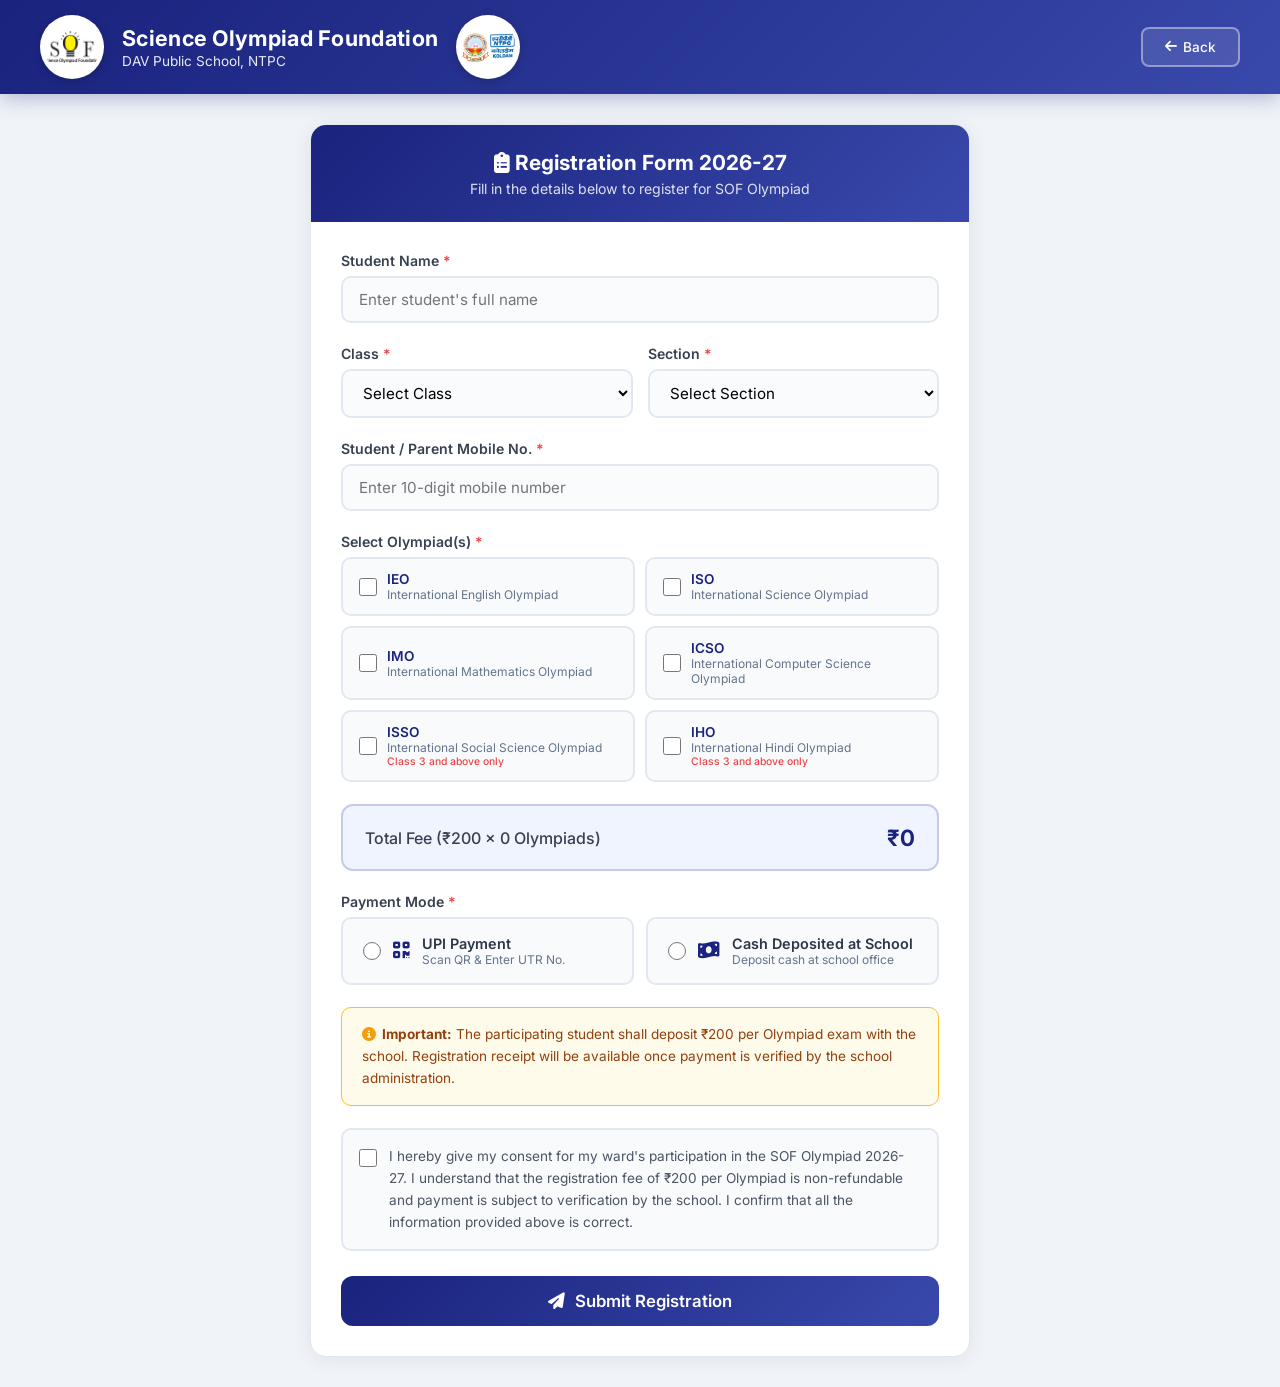
<file: register.html>
<!DOCTYPE html>
<html lang="en">
<head>
  <meta charset="UTF-8">
  <meta name="viewport" content="width=device-width, initial-scale=1.0">
  <title>SOF Registration Form</title>
  <link rel="stylesheet" href="css/style.css">
  <link rel="stylesheet" href="https://cdnjs.cloudflare.com/ajax/libs/font-awesome/6.4.0/css/all.min.css">
  <style>
    .form-card{max-width:700px;margin:30px auto;background:white;border-radius:16px;overflow:hidden;box-shadow:0 2px 20px rgba(0,0,0,0.08);border:1px solid #e2e8f0;}
    .form-header{background:linear-gradient(135deg,#1a237e,#3949ab);color:white;padding:25px 30px;text-align:center;}
    .form-header h2{font-size:1.3rem;margin-bottom:5px;}.form-header p{opacity:0.85;font-size:0.88rem;}
    .form-body{padding:30px;}
    .fg{margin-bottom:22px;}.fg label{display:block;font-weight:600;font-size:0.88rem;color:#374151;margin-bottom:7px;}
    .fg .req{color:#ef4444;}
    .fg input[type="text"],.fg input[type="tel"],.fg select{width:100%;padding:12px 16px;border:2px solid #e2e8f0;border-radius:10px;font-size:0.95rem;font-family:'Inter',sans-serif;outline:none;transition:all 0.3s;background:#fafbfc;}
    .fg input:focus,.fg select:focus{border-color:#3949ab;background:white;box-shadow:0 0 0 3px rgba(57,73,171,0.1);}
    .form-row{display:grid;grid-template-columns:1fr 1fr;gap:15px;}
    .olympiad-grid{display:grid;grid-template-columns:1fr 1fr;gap:10px;}
    .olym-box{display:flex;align-items:center;gap:10px;padding:12px 16px;background:#f8fafc;border:2px solid #e2e8f0;border-radius:10px;cursor:pointer;transition:all 0.3s;}
    .olym-box:hover{border-color:#3949ab;background:#f0f2ff;}
    .olym-box.checked{border-color:#3949ab;background:#e8eaf6;}
    .olym-box.disabled{opacity:0.45;cursor:not-allowed;pointer-events:none;}
    .olym-box input[type="checkbox"]{width:18px;height:18px;accent-color:#1a237e;cursor:pointer;}
    .olym-box .o-label{font-weight:600;color:#1a237e;font-size:0.85rem;}
    .olym-box .o-name{font-size:0.75rem;color:#64748b;}
    .olym-box .o-note{font-size:0.65rem;color:#ef4444;font-weight:500;}
    .pay-options{display:grid;grid-template-columns:1fr 1fr;gap:12px;}
    .pay-opt{display:flex;align-items:center;gap:12px;padding:16px 20px;background:#f8fafc;border:2px solid #e2e8f0;border-radius:10px;cursor:pointer;transition:all 0.3s;}
    .pay-opt:hover{border-color:#3949ab;}.pay-opt.selected{border-color:#1a237e;background:#e8eaf6;}
    .pay-opt input[type="radio"]{width:18px;height:18px;accent-color:#1a237e;cursor:pointer;}
    .pay-opt i{font-size:1.2rem;color:#1a237e;}
    .fee-bar{background:#f0f4ff;border:2px solid #c5cae9;border-radius:12px;padding:18px 22px;margin-bottom:22px;display:flex;justify-content:space-between;align-items:center;}
    .fee-bar .f-label{font-weight:500;color:#374151;}.fee-bar .f-amount{font-size:1.4rem;font-weight:700;color:#1a237e;}

    /* Dynamic UPI & Cash Panels */
    .upi-panel{display:none;background:#f8faff;border:2px solid #3949ab;border-radius:14px;padding:22px;margin-bottom:22px;animation:slideUp 0.25s ease;}
    .upi-panel.show{display:block;}
    .qr-wrap{text-align:center;margin-bottom:18px;}
    .qr-wrap h4{color:#1a237e;font-size:1rem;margin-bottom:6px;}
    .qr-wrap p{color:#64748b;font-size:0.84rem;margin-bottom:12px;}
    .qr-img-box{display:inline-flex;align-items:center;justify-content:center;background:white;padding:14px;border-radius:12px;border:2px dashed #c5cae9;min-width:210px;min-height:210px;box-shadow:0 4px 12px rgba(26,35,126,0.08);}
    .qr-img-box img{max-width:220px;max-height:220px;object-fit:contain;border-radius:8px;}
    .qr-pay-badge{display:inline-block;margin-top:10px;background:#e8eaf6;color:#1a237e;padding:6px 16px;border-radius:20px;font-weight:700;font-size:0.9rem;}

    .cash-panel{display:none;background:#f0fdf4;border:2px solid #86efac;border-radius:12px;padding:18px 20px;margin-bottom:22px;color:#166534;font-size:0.88rem;line-height:1.6;animation:slideUp 0.25s ease;}
    .cash-panel.show{display:flex;align-items:flex-start;gap:12px;}
    .cash-panel i{font-size:1.3rem;color:#16a34a;margin-top:2px;flex-shrink:0;}

    .note-box{background:#fffbeb;border:1px solid #fbbf24;border-radius:10px;padding:16px 20px;margin-bottom:22px;font-size:0.85rem;color:#92400e;line-height:1.6;}
    .note-box i{color:#f59e0b;margin-right:6px;}
    .consent-box{display:flex;align-items:flex-start;gap:12px;padding:16px;background:#f8fafc;border:2px solid #e2e8f0;border-radius:10px;margin-bottom:25px;}
    .consent-box input{margin-top:3px;width:18px;height:18px;accent-color:#1a237e;flex-shrink:0;cursor:pointer;}
    .consent-box label{font-size:0.85rem;color:#4b5563;line-height:1.6;cursor:pointer;}
    .submit-btn{width:100%;padding:15px;background:linear-gradient(135deg,#1a237e,#3949ab);color:white;border:none;border-radius:12px;font-size:1.05rem;font-weight:600;cursor:pointer;transition:all 0.3s;display:flex;align-items:center;justify-content:center;gap:10px;font-family:'Inter',sans-serif;}
    .submit-btn:hover{transform:translateY(-2px);box-shadow:0 6px 20px rgba(26,35,126,0.3);}
    .submit-btn:disabled{opacity:0.6;cursor:not-allowed;transform:none;}
    .err{color:#ef4444;font-size:0.78rem;margin-top:4px;display:none;}
    .success-modal{display:none;position:fixed;top:0;left:0;width:100%;height:100%;background:rgba(0,0,0,0.5);z-index:1000;justify-content:center;align-items:center;}
    .success-modal.show{display:flex;}
    .sm-box{background:white;border-radius:20px;padding:40px;max-width:480px;width:90%;text-align:center;animation:slideUp 0.3s ease;}
    .sm-box .s-icon{width:70px;height:70px;background:#e8f5e9;border-radius:50%;display:flex;align-items:center;justify-content:center;margin:0 auto 20px;}
    .sm-box .s-icon i{font-size:2rem;color:#4caf50;}
    .sm-box h3{color:#1a237e;margin-bottom:10px;font-size:1.3rem;}
    .sm-box .tid{background:#e8eaf6;padding:15px 25px;border-radius:10px;margin:15px 0;font-size:1.5rem;font-weight:700;color:#1a237e;letter-spacing:2px;}
    .sm-box p{color:#64748b;font-size:0.9rem;line-height:1.6;margin-bottom:8px;}
    .s-btns{display:flex;gap:10px;margin-top:20px;justify-content:center;}
    @media(max-width:600px){.form-row,.olympiad-grid,.pay-options{grid-template-columns:1fr;}.form-body{padding:20px;}}
  </style>
</head>
<body>
  <header class="header">
    <div class="header-top">
     <div class="logo-section">
        <img src="images/sof-logo.png" alt="SOF Logo"
             onerror="this.src='data:image/svg+xml,<svg xmlns=%22http://www.w3.org/2000/svg%22 width=%2264%22 height=%2264%22><rect fill=%22%23e8eaf6%22 width=%2264%22 height=%2264%22 rx=%2232%22/><text x=%2232%22 y=%2238%22 text-anchor=%22middle%22 fill=%22%231a237e%22 font-size=%2216%22 font-weight=%22bold%22 font-family=%22Arial%22>SOF</text></svg>'">
        <div class="header-text">
          <h1>Science Olympiad Foundation</h1>
          <p id="schoolNameHeader">DAV Public School, NTPC</p>
        </div>
        <img src="images/dav-logo.png" alt="DAV Logo"
             onerror="this.src='data:image/svg+xml,<svg xmlns=%22http://www.w3.org/2000/svg%22 width=%2264%22 height=%2264%22><rect fill=%22%23e8eaf6%22 width=%2264%22 height=%2264%22 rx=%2232%22/><text x=%2232%22 y=%2235%22 text-anchor=%22middle%22 fill=%22%231a237e%22 font-size=%2212%22 font-weight=%22bold%22 font-family=%22Arial%22>DAV</text><text x=%2232%22 y=%2250%22 text-anchor=%22middle%22 fill=%22%231a237e%22 font-size=%2210%22 font-family=%22Arial%22>NTPC</text></svg>'">
      </div>
      <a class="nav-btn" href="index.html"><i class="fas fa-arrow-left"></i> Back</a>
    </div>
  </header>

  <div style="max-width:700px;margin:0 auto;padding:0 20px;">
    <div class="form-card">
      <div class="form-header"><h2><i class="fas fa-clipboard-list"></i> Registration Form 2026-27</h2><p>Fill in the details below to register for SOF Olympiad</p></div>
      <div class="form-body">
        <form id="regForm" onsubmit="submitForm(event)">
          <div class="fg"><label>Student Name <span class="req">*</span></label><input type="text" id="studentName" placeholder="Enter student's full name" required><div class="err" id="nameErr">Please enter student name</div></div>
          <div class="form-row">
            <div class="fg"><label>Class <span class="req">*</span></label><select id="className" required onchange="onClassChange()"><option value="">Select Class</option></select><div class="err" id="classErr">Please select a class</div></div>
            <div class="fg"><label>Section <span class="req">*</span></label><select id="section" required><option value="">Select Section</option></select><div class="err" id="secErr">Please select a section</div></div>
          </div>
          <div class="fg"><label>Student / Parent Mobile No. <span class="req">*</span></label><input type="tel" id="mobile" placeholder="Enter 10-digit mobile number" maxlength="10" pattern="[0-9]{10}" required><div class="err" id="mobErr">Please enter valid 10-digit mobile number</div></div>

          <div class="fg">
            <label>Select Olympiad(s) <span class="req">*</span></label>
            <div class="olympiad-grid">
              <div class="olym-box" onclick="tog('ieo')"><input type="checkbox" id="ieo"><div><div class="o-label">IEO</div><div class="o-name">International English Olympiad</div></div></div>
              <div class="olym-box" onclick="tog('iso')"><input type="checkbox" id="iso"><div><div class="o-label">ISO</div><div class="o-name">International Science Olympiad</div></div></div>
              <div class="olym-box" onclick="tog('imo')"><input type="checkbox" id="imo"><div><div class="o-label">IMO</div><div class="o-name">International Mathematics Olympiad</div></div></div>
              <div class="olym-box" onclick="tog('icso')"><input type="checkbox" id="icso"><div><div class="o-label">ICSO</div><div class="o-name">International Computer Science Olympiad</div></div></div>
              <div class="olym-box" id="issoBox" onclick="tog('isso')"><input type="checkbox" id="isso"><div><div class="o-label">ISSO</div><div class="o-name">International Social Science Olympiad</div><div class="o-note">Class 3 and above only</div></div></div>
              <div class="olym-box" id="ihoBox" onclick="tog('iho')"><input type="checkbox" id="iho"><div><div class="o-label">IHO</div><div class="o-name">International Hindi Olympiad</div><div class="o-note">Class 3 and above only</div></div></div>
            </div>
            <div class="err" id="olymErr" style="margin-top:8px;">Please select at least one Olympiad</div>
          </div>

          <div class="fee-bar"><div class="f-label">Total Fee (₹200 × <span id="olymCount">0</span> Olympiad<span id="olymPlural">s</span>)</div><div class="f-amount">₹<span id="totalFee">0</span></div></div>

          <div class="fg">
            <label>Payment Mode <span class="req">*</span></label>
            <div class="pay-options">
              <div class="pay-opt" onclick="selPay('UPI')">
                <input type="radio" name="payMode" value="UPI" id="payUPI">
                <i class="fas fa-qrcode"></i>
                <div>
                  <div style="font-weight:600;font-size:0.9rem;">UPI Payment</div>
                  <div style="font-size:0.75rem;color:#64748b;">Scan QR &amp; Enter UTR No.</div>
                </div>
              </div>
              <div class="pay-opt" onclick="selPay('Cash')">
                <input type="radio" name="payMode" value="Cash" id="payCash">
                <i class="fas fa-money-bill-wave"></i>
                <div>
                  <div style="font-weight:600;font-size:0.9rem;">Cash Deposited at School</div>
                  <div style="font-size:0.75rem;color:#64748b;">Deposit cash at school office</div>
                </div>
              </div>
            </div>
            <div class="err" id="payErr" style="margin-top:8px;">Please select a payment mode</div>
          </div>

          <!-- Dynamic UPI QR & Mandatory UTR Section -->
          <div class="upi-panel" id="upiPanel">
            <div class="qr-wrap">
              <h4><i class="fas fa-qrcode"></i> Scan QR Code to Pay via UPI</h4>
              <p>Scan using any UPI app (GPay, PhonePe, Paytm, BHIM) and enter the 12-digit UTR / Transaction No. below.</p>
              <div class="qr-img-box" id="qrContainer">
                <span style="color:#64748b;font-size:0.85rem;">Loading QR Code...</span>
              </div>
              <div>
                <span class="qr-pay-badge">Amount Payable: ₹<span id="upiPayAmount">0</span></span>
              </div>
            </div>
            <div class="fg" style="margin-bottom:0;">
              <label>UTR / UPI Transaction No. <span class="req">*</span></label>
              <input type="text" id="utrNo" placeholder="Enter 12-digit UTR or UPI Transaction ID">
              <div class="err" id="utrErr">Please enter your UTR / Transaction Number to complete UPI registration</div>
            </div>
          </div>

          <!-- Dynamic Cash Deposited at School Message -->
          <div class="cash-panel" id="cashPanel">
            <i class="fas fa-school"></i>
            <div>
              <strong>Cash Deposit Instruction:</strong><br>
              Please deposit the cash fee of <strong>₹<span id="cashPayAmount">0</span></strong> directly at the school office / counter and mention your <strong>Tracking ID</strong> (generated after submitting this form). Your registration will be confirmed once the school administration verifies your cash payment.
            </div>
          </div>

          <div class="note-box"><i class="fas fa-info-circle"></i><strong>Important:</strong> The participating student shall deposit ₹200 per Olympiad exam with the school. Registration receipt will be available once payment is verified by the school administration.</div>

          <div class="consent-box"><input type="checkbox" id="consent"><label for="consent">I hereby give my consent for my ward's participation in the SOF Olympiad 2026-27. I understand that the registration fee of ₹200 per Olympiad is non-refundable and payment is subject to verification by the school. I confirm that all the information provided above is correct.</label></div>
          <div class="err" id="conErr" style="margin-bottom:15px;">Please provide your consent to proceed</div>

          <button type="submit" class="submit-btn" id="submitBtn"><i class="fas fa-paper-plane"></i> Submit Registration</button>
        </form>
      </div>
    </div>
  </div>

  <div class="success-modal" id="successModal">
    <div class="sm-box">
      <div class="s-icon"><i class="fas fa-check"></i></div>
      <h3>Registration Successful!</h3>
      <p>Your registration has been submitted successfully.</p>
      <div>Your Tracking ID:</div>
      <div class="tid" id="modalTID">SOF260001</div>
      <p id="modalFee">Total Fee: ₹200 for 1 Olympiad</p>
      <p id="modalPayInfo" style="font-size:0.85rem;color:#1a237e;font-weight:600;"></p>
      <p style="color:#ef4444;font-weight:500;">⚠️ Please note down your Tracking ID for future reference.</p>
      <p style="font-size:0.8rem;">Registration is confirmed once payment is verified by the school administration.</p>
      <div class="s-btns">
        <a class="modal-btn secondary" href="index.html"><i class="fas fa-home"></i> Home</a>
        <button class="modal-btn primary" onclick="newReg()"><i class="fas fa-plus"></i> New Registration</button>
      </div>
    </div>
  </div>

  <script src="js/api.js"></script>
  <script>
    var classesData = [];
    var paymentQrUrl = '';

    window.addEventListener('DOMContentLoaded', async function() {
      try {
        var results = await Promise.all([
          apiGet('getActiveClasses'),
          apiGet('getLandingContent')
        ]);
        classesData = results[0] || [];
        var content = results[1] || {};

        var sel = document.getElementById('className');
        classesData.forEach(function(c) {
          var o = document.createElement('option');
          o.value = c.className;
          o.textContent = 'Class ' + c.className;
          sel.appendChild(o);
        });

        paymentQrUrl = content.qr_code_url || '';
        renderQRBox();
      } catch (e) { console.error(e); }
    });

    function renderQRBox() {
      var box = document.getElementById('qrContainer');
      if (paymentQrUrl) {
        box.innerHTML = '<img src="' + paymentQrUrl + '" alt="School UPI QR Code" onerror="this.parentElement.innerHTML=\'<span style=color:#ef4444;font-size:0.85rem;>Unable to load QR image. Please contact school admin.</span>\'">';
      } else {
        box.innerHTML = '<span style="color:#ef4444;font-size:0.85rem;padding:15px;">QR Code not uploaded by Admin yet.<br>Please contact school administration.</span>';
      }
    }

    function onClassChange() {
      var v = document.getElementById('className').value;
      var secSel = document.getElementById('section');
      secSel.innerHTML = '<option value="">Select Section</option>';
      var cd = classesData.find(function(c) { return c.className === v; });
      if (cd) {
        cd.sections.split(',').map(function(s) { return s.trim(); }).forEach(function(s) {
          var o = document.createElement('option');
          o.value = s; o.textContent = 'Section ' + s;
          secSel.appendChild(o);
        });
      }
      var n = parseInt(v);
      var issoBox = document.getElementById('issoBox');
      var ihoBox = document.getElementById('ihoBox');
      if (n >= 3 || isNaN(n)) {
        issoBox.classList.remove('disabled');
        ihoBox.classList.remove('disabled');
      } else {
        issoBox.classList.add('disabled');
        ihoBox.classList.add('disabled');
        document.getElementById('isso').checked = false;
        document.getElementById('iho').checked = false;
        issoBox.classList.remove('checked');
        ihoBox.classList.remove('checked');
      }
      updFee();
    }

    function tog(id) {
      var b = document.getElementById(id);
      var c = b.closest('.olym-box');
      if (c.classList.contains('disabled')) return;
      b.checked = !b.checked;
      c.classList.toggle('checked', b.checked);
      updFee();
    }

    function updFee() {
      var n = 0;
      ['ieo','iso','imo','icso','isso','iho'].forEach(function(id) {
        if (document.getElementById(id).checked) n++;
      });
      var amt = n * 200;
      document.getElementById('olymCount').textContent = n;
      document.getElementById('totalFee').textContent = amt;
      document.getElementById('upiPayAmount').textContent = amt;
      document.getElementById('cashPayAmount').textContent = amt;
      document.getElementById('olymPlural').textContent = n === 1 ? '' : 's';
    }

    function selPay(m) {
      document.querySelectorAll('.pay-opt').forEach(function(o) { o.classList.remove('selected'); });
      document.getElementById('payErr').style.display = 'none';

      var upiPanel = document.getElementById('upiPanel');
      var cashPanel = document.getElementById('cashPanel');
      var utrInput = document.getElementById('utrNo');

      if (m === 'UPI') {
        document.getElementById('payUPI').checked = true;
        document.getElementById('payUPI').closest('.pay-opt').classList.add('selected');
        upiPanel.classList.add('show');
        cashPanel.classList.remove('show');
        utrInput.required = true;
      } else {
        document.getElementById('payCash').checked = true;
        document.getElementById('payCash').closest('.pay-opt').classList.add('selected');
        cashPanel.classList.add('show');
        upiPanel.classList.remove('show');
        utrInput.required = false;
        utrInput.value = '';
        document.getElementById('utrErr').style.display = 'none';
      }
    }

    function validate() {
      var v = true;
      function chk(id, err) {
        if (!document.getElementById(id).value.trim()) { document.getElementById(err).style.display = 'block'; v = false; }
        else { document.getElementById(err).style.display = 'none'; }
      }
      chk('studentName','nameErr'); chk('className','classErr'); chk('section','secErr');
      var mob = document.getElementById('mobile').value.trim();
      if (!mob || mob.length !== 10 || isNaN(mob)) { document.getElementById('mobErr').style.display = 'block'; v = false; }
      else { document.getElementById('mobErr').style.display = 'none'; }
      var any = false;
      ['ieo','iso','imo','icso','isso','iho'].forEach(function(id) { if (document.getElementById(id).checked) any = true; });
      if (!any) { document.getElementById('olymErr').style.display = 'block'; v = false; }
      else { document.getElementById('olymErr').style.display = 'none'; }

      var selectedPay = document.querySelector('input[name="payMode"]:checked');
      if (!selectedPay) {
        document.getElementById('payErr').style.display = 'block';
        v = false;
      } else {
        document.getElementById('payErr').style.display = 'none';
        if (selectedPay.value === 'UPI') {
          var utrVal = document.getElementById('utrNo').value.trim();
          if (!utrVal || utrVal.length < 6) {
            document.getElementById('utrErr').style.display = 'block';
            v = false;
          } else {
            document.getElementById('utrErr').style.display = 'none';
          }
        }
      }

      if (!document.getElementById('consent').checked) { document.getElementById('conErr').style.display = 'block'; v = false; }
      else { document.getElementById('conErr').style.display = 'none'; }
      return v;
    }

    async function submitForm(e) {
      e.preventDefault();
      if (!validate()) return;
      var btn = document.getElementById('submitBtn');
      btn.disabled = true;
      btn.innerHTML = '<div class="spinner white"></div> Submitting...';
      var payMode = document.querySelector('input[name="payMode"]:checked').value;
      var utrVal = payMode === 'UPI' ? document.getElementById('utrNo').value.trim() : '';

      var fd = {
        studentName: document.getElementById('studentName').value.trim(),
        className: document.getElementById('className').value,
        section: document.getElementById('section').value,
        mobile: document.getElementById('mobile').value.trim(),
        ieo: document.getElementById('ieo').checked,
        iso: document.getElementById('iso').checked,
        imo: document.getElementById('imo').checked,
        icso: document.getElementById('icso').checked,
        isso: document.getElementById('isso').checked,
        iho: document.getElementById('iho').checked,
        paymentMode: payMode,
        utrNo: utrVal
      };
      try {
        var r = await apiPost('submitRegistration', { formData: fd });
        btn.disabled = false;
        btn.innerHTML = '<i class="fas fa-paper-plane"></i> Submit Registration';
        if (r.success) {
          document.getElementById('modalTID').textContent = r.trackingId;
          document.getElementById('modalFee').textContent = 'Total Fee: ₹' + r.totalAmount + ' for ' + r.olympiadCount + ' Olympiad' + (r.olympiadCount > 1 ? 's' : '');
          document.getElementById('modalPayInfo').textContent = payMode === 'UPI'
            ? 'Payment Mode: UPI (UTR: ' + utrVal + ')'
            : 'Payment Mode: Cash (To be deposited at school office)';
          document.getElementById('successModal').classList.add('show');
        } else { alert('Error: ' + r.message); }
      } catch (er) {
        btn.disabled = false;
        btn.innerHTML = '<i class="fas fa-paper-plane"></i> Submit Registration';
        alert('Server error. Try again.');
      }
    }

    function newReg() {
      document.getElementById('successModal').classList.remove('show');
      document.getElementById('regForm').reset();
      document.querySelectorAll('.olym-box').forEach(function(e) { e.classList.remove('checked'); });
      document.querySelectorAll('.pay-opt').forEach(function(e) { e.classList.remove('selected'); });
      document.getElementById('upiPanel').classList.remove('show');
      document.getElementById('cashPanel').classList.remove('show');
      updFee();
      window.scrollTo(0, 0);
    }
  </script>
</body>
</html>
</file>
<file: css/style.css>
@import url('https://fonts.googleapis.com/css2?family=Inter:wght@300;400;500;600;700&display=swap');

*{margin:0;padding:0;box-sizing:border-box;}

body{
  font-family:'Inter',sans-serif;
  background:#f0f4f8;
  color:#2d3748;
  min-height:100vh;
}

/* ---- HEADER ---- */
.header{
  background:linear-gradient(135deg,#1a237e 0%,#283593 50%,#3949ab 100%);
  color:white;
  box-shadow:0 4px 20px rgba(26,35,126,0.3);
}
.header-top{
  display:flex;align-items:center;justify-content:space-between;
  padding:15px 40px;flex-wrap:wrap;gap:15px;
}
.logo-section{display:flex;align-items:center;gap:18px;}
.logo-section img{
  width:64px;height:64px;border-radius:50%;object-fit:contain;
  background:white;padding:4px;box-shadow:0 2px 10px rgba(0,0,0,0.2);
}
.header-text h1{font-size:1.35rem;font-weight:700;letter-spacing:0.3px;}
.header-text p{font-size:0.85rem;opacity:0.9;margin-top:2px;}
.header-nav{display:flex;gap:10px;}

.nav-btn{
  padding:10px 22px;border:2px solid rgba(255,255,255,0.4);
  background:rgba(255,255,255,0.1);color:white;border-radius:8px;
  cursor:pointer;font-size:0.85rem;font-weight:500;text-decoration:none;
  transition:all 0.3s;display:inline-flex;align-items:center;gap:6px;
}
.nav-btn:hover{background:rgba(255,255,255,0.25);border-color:rgba(255,255,255,0.7);transform:translateY(-1px);}
.nav-btn.primary{background:#ff6f00;border-color:#ff6f00;}
.nav-btn.primary:hover{background:#e65100;}

/* ---- CONTAINER ---- */
.container{max-width:1100px;margin:0 auto;padding:30px 20px;}

/* ---- HERO ---- */
.hero{
  background:white;border-radius:16px;padding:40px;text-align:center;
  margin-bottom:30px;box-shadow:0 2px 15px rgba(0,0,0,0.06);border:1px solid #e2e8f0;
}
.hero h2{font-size:1.8rem;color:#1a237e;margin-bottom:8px;font-weight:700;}
.hero p{color:#64748b;font-size:1.05rem;}

/* ---- ANNOUNCEMENT ---- */
.announcement{
  background:linear-gradient(135deg,#fff3e0,#ffe0b2);border-left:5px solid #ff6f00;
  border-radius:12px;padding:20px 25px;margin-bottom:30px;
  display:flex;align-items:flex-start;gap:15px;
}
.announcement i{color:#ff6f00;font-size:1.3rem;margin-top:2px;}
.announcement p{color:#e65100;font-weight:500;font-size:0.95rem;line-height:1.5;}

/* ---- SCHEDULE ---- */
.schedule-section{
  background:white;border-radius:16px;overflow:hidden;
  box-shadow:0 2px 15px rgba(0,0,0,0.06);border:1px solid #e2e8f0;margin-bottom:30px;
}
.schedule-header{
  background:linear-gradient(135deg,#1a237e,#3949ab);color:white;
  padding:20px 30px;display:flex;align-items:center;gap:12px;
}
.schedule-header i{font-size:1.3rem;}
.schedule-header h3{font-size:1.15rem;font-weight:600;}
.schedule-list{padding:10px 0;}
.schedule-item{
  display:flex;align-items:center;justify-content:space-between;
  padding:16px 30px;border-bottom:1px solid #f1f5f9;transition:background 0.2s;
}
.schedule-item:last-child{border-bottom:none;}
.schedule-item:hover{background:#f8faff;}
.exam-info{display:flex;align-items:center;gap:14px;}
.exam-badge{
  background:#e8eaf6;color:#1a237e;padding:6px 14px;border-radius:20px;
  font-weight:700;font-size:0.8rem;min-width:55px;text-align:center;
}
.exam-name{font-weight:500;color:#334155;font-size:0.95rem;}
.exam-date{
  background:#f1f5f9;padding:8px 18px;border-radius:8px;
  font-weight:600;color:#1a237e;font-size:0.9rem;white-space:nowrap;
}

/* ---- INFO CARDS ---- */
.info-cards{display:grid;grid-template-columns:1fr 1fr;gap:20px;margin-bottom:30px;}
.info-card{
  background:white;border-radius:14px;padding:25px;
  box-shadow:0 2px 15px rgba(0,0,0,0.06);border:1px solid #e2e8f0;
}
.info-card h4{color:#1a237e;font-size:1rem;margin-bottom:10px;display:flex;align-items:center;gap:8px;}
.info-card p{color:#64748b;font-size:0.9rem;line-height:1.6;}
.fee-highlight{background:#e8eaf6;color:#1a237e;padding:4px 10px;border-radius:6px;font-weight:700;}

/* ---- CTA ---- */
.cta-section{
  background:linear-gradient(135deg,#1a237e,#3949ab);border-radius:16px;
  padding:40px;text-align:center;color:white;margin-bottom:30px;
}
.cta-section h3{font-size:1.5rem;margin-bottom:12px;}
.cta-section p{opacity:0.9;margin-bottom:25px;font-size:0.95rem;}
.cta-btn{
  display:inline-flex;align-items:center;gap:10px;padding:14px 40px;
  background:#ff6f00;color:white;text-decoration:none;border-radius:10px;
  font-weight:600;font-size:1.05rem;transition:all 0.3s;border:none;cursor:pointer;
  box-shadow:0 4px 15px rgba(255,111,0,0.3);
}
.cta-btn:hover{background:#e65100;transform:translateY(-2px);}

/* ---- TRACK SECTION ---- */
.track-section{
  background:white;border-radius:14px;padding:25px;margin-bottom:30px;
  box-shadow:0 2px 15px rgba(0,0,0,0.06);border:1px solid #e2e8f0;
}
.track-section h4{color:#1a237e;margin-bottom:15px;display:flex;align-items:center;gap:8px;}
.track-form{display:flex;gap:10px;}
.track-form input{
  flex:1;padding:12px 16px;border:2px solid #e2e8f0;border-radius:8px;
  font-size:0.95rem;font-family:'Inter',sans-serif;outline:none;transition:border-color 0.3s;
}
.track-form input:focus{border-color:#3949ab;}
.track-form button{
  padding:12px 24px;background:#1a237e;color:white;border:none;border-radius:8px;
  cursor:pointer;font-weight:600;font-size:0.9rem;font-family:'Inter',sans-serif;transition:background 0.3s;
}
.track-form button:hover{background:#3949ab;}

.track-result{margin-top:15px;padding:20px;border-radius:12px;display:none;}
.track-result.show{display:block;}
.track-result.success{background:#f0fdf4;border:1px solid #86efac;}
.track-result.error{background:#fef2f2;border:1px solid #fca5a5;}
.track-result.loading{background:#f8fafc;border:1px solid #e2e8f0;text-align:center;}

.track-info-grid{display:grid;grid-template-columns:1fr 1fr;gap:12px;font-size:0.9rem;}
.track-info-grid div{padding:4px 0;}
.track-info-grid strong{color:#374151;}

.track-status{
  display:inline-flex;align-items:center;gap:5px;padding:4px 12px;
  border-radius:20px;font-weight:600;font-size:0.82rem;
}
.track-status.verified{background:#dcfce7;color:#166534;}
.track-status.pending{background:#fef3c7;color:#92400e;}

.track-actions{
  margin-top:15px;padding-top:15px;border-top:1px solid #e2e8f0;
  display:flex;gap:10px;flex-wrap:wrap;
}
.track-btn{
  padding:10px 20px;border:none;border-radius:8px;font-weight:600;
  font-size:0.88rem;cursor:pointer;font-family:'Inter',sans-serif;
  display:inline-flex;align-items:center;gap:6px;transition:all 0.3s;
}
.track-btn.receipt-btn{background:#1a237e;color:white;}
.track-btn.receipt-btn:hover{background:#283593;}
.track-btn.print-btn{background:#f1f5f9;color:#374151;}
.track-btn.print-btn:hover{background:#e2e8f0;}

/* ---- RECEIPT (shared) ---- */
.receipt-modal-overlay{
  display:none;position:fixed;top:0;left:0;width:100%;height:100%;
  background:rgba(0,0,0,0.55);z-index:2000;justify-content:center;
  align-items:center;padding:20px;
}
.receipt-modal-overlay.show{display:flex;}
.receipt-modal{
  background:white;border-radius:18px;max-width:580px;width:100%;
  max-height:92vh;overflow-y:auto;animation:slideUp 0.3s ease;
}
.receipt-modal-header{
  padding:18px 25px;border-bottom:1px solid #e2e8f0;
  display:flex;align-items:center;justify-content:space-between;
}
.receipt-modal-header h3{color:#1a237e;font-size:1.05rem;display:flex;align-items:center;gap:8px;}
.receipt-modal-close{
  width:34px;height:34px;border:none;background:#f1f5f9;border-radius:8px;
  cursor:pointer;font-size:1.1rem;color:#64748b;display:flex;align-items:center;justify-content:center;
}
.receipt-modal-close:hover{background:#e2e8f0;}
.receipt-modal-body{padding:25px;}
.receipt-modal-footer{
  padding:15px 25px;border-top:1px solid #e2e8f0;
  display:flex;justify-content:flex-end;gap:10px;
}
.receipt-box{border:2px solid #1a237e;border-radius:14px;padding:28px;max-width:520px;margin:0 auto;}
.receipt-top{border-bottom:2px dashed #cbd5e1;padding-bottom:18px;margin-bottom:18px;}
.receipt-logos{display:flex;align-items:center;justify-content:center;gap:15px;}
.receipt-logo-img{width:50px;height:50px;object-fit:contain;border-radius:50%;}
.receipt-title-block{text-align:center;}
.receipt-title-block h3{color:#1a237e;font-size:1.05rem;}
.receipt-title-block p{color:#64748b;font-size:0.82rem;}
.receipt-tag{
  display:inline-block;margin-top:6px;padding:3px 14px;background:#e8eaf6;
  color:#1a237e;border-radius:20px;font-weight:700;font-size:0.78rem;
}
.receipt-body-content{padding:5px 0;}
.receipt-row{display:flex;justify-content:space-between;padding:5px 0;font-size:0.88rem;}
.r-label{color:#64748b;}.r-value{font-weight:600;color:#1e293b;}
.receipt-divider{height:1px;background:#e2e8f0;margin:8px 0;}
.receipt-total-row{
  display:flex;justify-content:space-between;padding:12px 0 5px;margin-top:10px;
  border-top:2px solid #1a237e;font-size:1.1rem;font-weight:700;color:#1a237e;
}
.receipt-footer-section{text-align:center;margin-top:18px;padding-top:15px;border-top:2px dashed #cbd5e1;}
.receipt-footer-section p{font-size:0.72rem;color:#94a3b8;line-height:1.6;}

/* ---- FOOTER ---- */
.footer{background:#1a237e;color:rgba(255,255,255,0.7);text-align:center;padding:25px;font-size:0.85rem;}
.footer a{color:rgba(255,255,255,0.5);text-decoration:none;font-size:0.75rem;}

/* ---- SPINNER ---- */
.spinner{
  display:inline-block;width:22px;height:22px;
  border:3px solid rgba(26,35,126,0.15);border-radius:50%;
  border-top-color:#1a237e;animation:spin 0.8s ease-in-out infinite;
}
.spinner.white{border-color:rgba(255,255,255,0.3);border-top-color:white;}
@keyframes spin{to{transform:rotate(360deg);}}

/* ---- TOAST ---- */
.toast{
  position:fixed;bottom:30px;right:30px;background:#1a237e;color:white;
  padding:14px 24px;border-radius:10px;box-shadow:0 4px 20px rgba(0,0,0,0.2);
  font-size:0.9rem;font-weight:500;z-index:9999;display:none;
  align-items:center;gap:8px;animation:slideIn 0.3s ease;
}
.toast.success{background:#2e7d32;}.toast.error{background:#c62828;}.toast.show{display:flex;}
@keyframes slideIn{from{transform:translateX(100%);opacity:0;}to{transform:translateX(0);opacity:1;}}

/* ---- MODAL GENERIC ---- */
.modal-overlay{
  display:none;position:fixed;top:0;left:0;width:100%;height:100%;
  background:rgba(0,0,0,0.5);z-index:1000;justify-content:center;align-items:center;
}
.modal-overlay.show{display:flex;}
@keyframes slideUp{from{transform:translateY(30px);opacity:0;}to{transform:translateY(0);opacity:1;}}

.modal-btn{
  padding:10px 22px;border-radius:8px;font-weight:600;font-size:0.88rem;
  cursor:pointer;border:none;transition:all 0.3s;font-family:'Inter',sans-serif;
  display:inline-flex;align-items:center;gap:6px;text-decoration:none;
}
.modal-btn.primary{background:#1a237e;color:white;}
.modal-btn.primary:hover{background:#283593;}
.modal-btn.secondary{background:#f1f5f9;color:#374151;}

/* ---- RESPONSIVE ---- */
@media(max-width:768px){
  .header-top{padding:15px 20px;justify-content:center;text-align:center;}
  .logo-section{flex-wrap:wrap;justify-content:center;}
  .header-nav{width:100%;justify-content:center;}
  .header-text h1{font-size:1.1rem;}
  .hero{padding:25px 20px;}.hero h2{font-size:1.4rem;}
  .schedule-item{flex-direction:column;align-items:flex-start;gap:8px;padding:14px 20px;}
  .info-cards{grid-template-columns:1fr;}
  .cta-section{padding:25px 20px;}
  .track-form{flex-direction:column;}
  .track-info-grid{grid-template-columns:1fr;}
}
</file>
